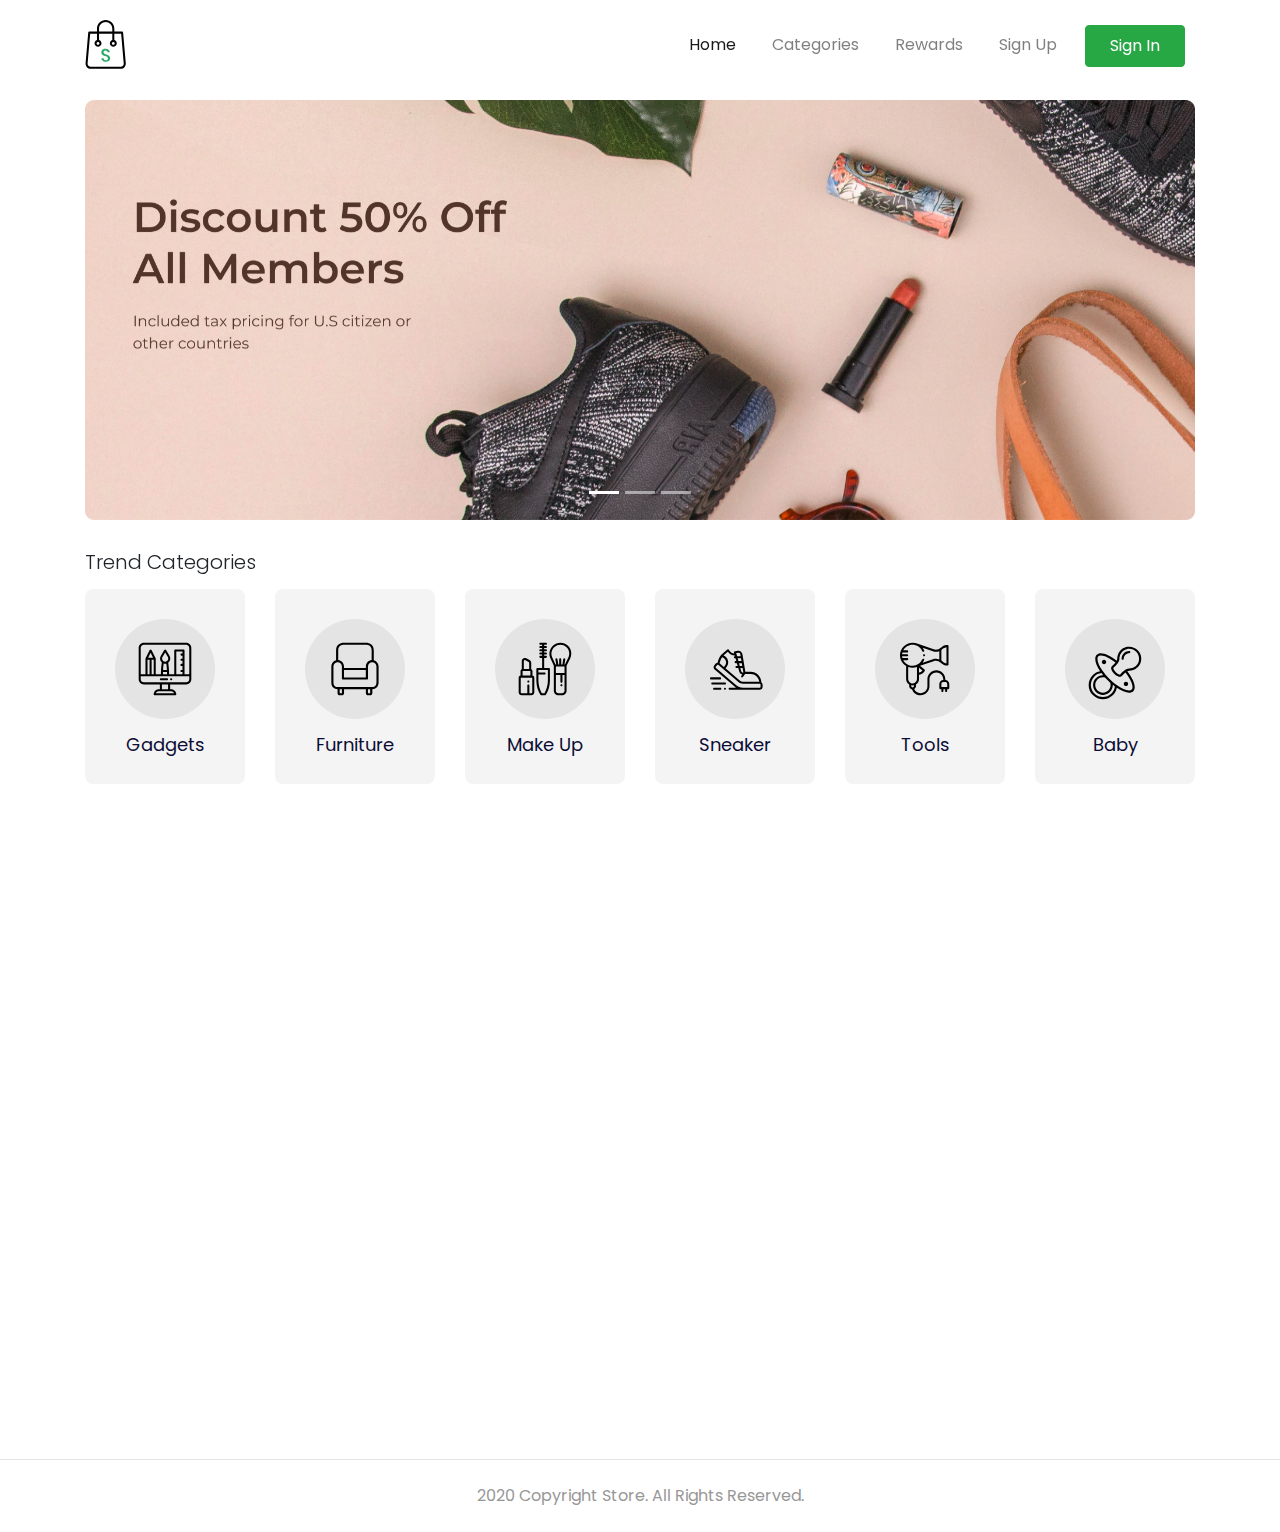
<file: index.html>
<!DOCTYPE html>
<html lang="en">
  <head>
    <meta charset="utf-8" />
    <meta
      name="viewport"
      content="width=device-width, initial-scale=1, shrink-to-fit=no"
    />
    <meta name="description" content="" />
    <meta name="author" content="" />
    <title>Store - Your Best Marketplace</title>
    <link
      rel="stylesheet"
      href="https://maxcdn.bootstrapcdn.com/bootstrap/4.0.0/css/bootstrap.min.css"
      integrity="sha384-Gn5384xqQ1aoWXA+058RXPxPg6fy4IWvTNh0E263XmFcJlSAwiGgFAW/dAiS6JXm"
      crossorigin="anonymous"
    />
    <link href="https://unpkg.com/aos@2.3.1/dist/aos.css" rel="stylesheet" />
    <link href="style/main.css" rel="stylesheet" />
  </head>

  <body>
    <nav
      class="
        navbar navbar-expand-lg navbar-light navbar-store
        fixed-top
        navbar-fixed-top
      "
      data-aos="fade-down"
    >
      <div class="container">
        <a href="" class="navbar-brand">
          <img src="/images/logo.svg" alt="logo" />
        </a>
        <button
          class="navbar-toggler"
          type="button"
          data-toggle="collapse"
          data-target="#navbarResponsive"
        >
          <span class="navbar-toggler-icon"></span>
        </button>
        <div class="collapse navbar-collapse" id="navbarResponsive">
          <ul class="navbar-nav ml-auto">
            <li class="nav-item active">
              <a href="/index.html" class="nav-link">Home</a>
            </li>
            <li class="nav-item">
              <a href="/categories.html" class="nav-link">Categories</a>
            </li>
            <li class="nav-item">
              <a href="#" class="nav-link">Rewards</a>
            </li>
            <li class="nav-item">
              <a href="/register.html" class="nav-link">Sign Up</a>
            </li>
            <li class="nav-item">
              <a
                href="/register.html"
                class="btn btn-success nav-link px-4 text-white"
                >Sign In</a
              >
            </li>
          </ul>
        </div>
      </div>
    </nav>

    <!-- Page Content -->
    <div class="page-content page-home">
      <section class="store-carousel">
        <div class="container">
          <div class="row">
            <div class="col-lg-12" data-aos="zoom-in">
              <div
                id="storeCarousel"
                class="carousel slide"
                data-ride="carousel"
              >
                <ol class="carousel-indicators">
                  <li
                    class="active"
                    data-target="#storeCarousel"
                    data-slide-to="0"
                  ></li>
                  <li data-target="#storeCarousel" data-slide-to="1"></li>
                  <li data-target="#storeCarousel" data-slide-to="2"></li>
                </ol>
                <div class="carousel-inner">
                  <div class="carousel-item active">
                    <img
                      src="/images/banner.jpg"
                      alt="Carousel Images"
                      class="d-block w-100"
                    />
                  </div>
                  <div class="carousel-item">
                    <img
                      src="/images/banner.jpg"
                      alt="Carousel Images"
                      class="d-block w-100"
                    />
                  </div>
                  <div class="carousel-item">
                    <img
                      src="/images/banner.jpg"
                      alt="Carousel Images"
                      class="d-block w-100"
                    />
                  </div>
                </div>
              </div>
            </div>
          </div>
        </div>
      </section>
      <section class="store-trend-categories">
        <div class="container">
          <div class="row">
            <div class="col-12" data-aos="fade-up">
              <h5>Trend Categories</h5>
            </div>
          </div>
          <div class="row">
            <div
              class="col-6 col-md-3 col-lg-2"
              data-aos="fade-up"
              data-aos-delay="100"
            >
              <a href="#" class="component-categories d-block">
                <div class="categories-image">
                  <img
                    src="/images/categories-gadgets.svg"
                    alt=""
                    class="w-100"
                  />
                </div>
                <p class="categories-text">Gadgets</p>
              </a>
            </div>
            <div
              class="col-6 col-md-3 col-lg-2"
              data-aos="fade-up"
              data-aos-delay="200"
            >
              <a href="#" class="component-categories d-block">
                <div class="categories-image">
                  <img
                    src="/images/categories-furniture.svg"
                    alt=""
                    class="w-100"
                  />
                </div>
                <p class="categories-text">Furniture</p>
              </a>
            </div>
            <div
              class="col-6 col-md-3 col-lg-2"
              data-aos="fade-up"
              data-aos-delay="300"
            >
              <a href="#" class="component-categories d-block">
                <div class="categories-image">
                  <img
                    src="/images/categories-makeup.svg"
                    alt=""
                    class="w-100"
                  />
                </div>
                <p class="categories-text">Make Up</p>
              </a>
            </div>
            <div
              class="col-6 col-md-3 col-lg-2"
              data-aos="fade-up"
              data-aos-delay="400"
            >
              <a href="#" class="component-categories d-block">
                <div class="categories-image">
                  <img
                    src="/images/categories-sneaker.svg"
                    alt=""
                    class="w-100"
                  />
                </div>
                <p class="categories-text">Sneaker</p>
              </a>
            </div>
            <div
              class="col-6 col-md-3 col-lg-2"
              data-aos="fade-up"
              data-aos-delay="500"
            >
              <a href="#" class="component-categories d-block">
                <div class="categories-image">
                  <img
                    src="/images/categories-tools.svg"
                    alt=""
                    class="w-100"
                  />
                </div>
                <p class="categories-text">Tools</p>
              </a>
            </div>
            <div
              class="col-6 col-md-3 col-lg-2"
              data-aos="fade-up"
              data-aos-delay="600"
            >
              <a href="#" class="component-categories d-block">
                <div class="categories-image">
                  <img src="/images/categories-baby.svg" alt="" class="w-100" />
                </div>
                <p class="categories-text">Baby</p>
              </a>
            </div>
          </div>
        </div>
      </section>
      <section class="store-new-products">
        <div class="container">
          <div class="row">
            <div class="col-12" data-aos="fade-up">
              <h5>New Products</h5>
            </div>
          </div>
          <div class="row">
            <div
              class="col-6 col-md-4 col-lg-3"
              data-aos="fade-up"
              data-aos-delay="100"
            >
              <a href="/details.html" class="component-products d-block">
                <div class="products-thumbnail">
                  <div
                    class="products-image"
                    style="
                      background-image: url('/images/products-apple-watch.jpg');
                    "
                  ></div>
                </div>
                <div class="products-text">Apple Watch 4</div>
                <div class="products-price">$890</div>
              </a>
            </div>
            <div
              class="col-6 col-md-4 col-lg-3"
              data-aos="fade-up"
              data-aos-delay="200"
            >
              <a href="/details.html" class="component-products d-block">
                <div class="products-thumbnail">
                  <div
                    class="products-image"
                    style="
                      background-image: url('/images/products-orange-bogotta.jpg');
                    "
                  ></div>
                </div>
                <div class="products-text">Orange Bogotta</div>
                <div class="products-price">$94,231</div>
              </a>
            </div>
            <div
              class="col-6 col-md-4 col-lg-3"
              data-aos="fade-up"
              data-aos-delay="300"
            >
              <a href="/details.html" class="component-products d-block">
                <div class="products-thumbnail">
                  <div
                    class="products-image"
                    style="
                      background-image: url('/images/products-sofa-ternyaman.jpg');
                    "
                  ></div>
                </div>
                <div class="products-text">Sofa Ternyaman</div>
                <div class="products-price">$1,202</div>
              </a>
            </div>
            <div
              class="col-6 col-md-4 col-lg-3"
              data-aos="fade-up"
              data-aos-delay="400"
            >
              <a href="/details.html" class="component-products d-block">
                <div class="products-thumbnail">
                  <div
                    class="products-image"
                    style="
                      background-image: url('/images/products-bubuk-maketti.jpg');
                    "
                  ></div>
                </div>
                <div class="products-text">Bubuk Maketti</div>
                <div class="products-price">$225</div>
              </a>
            </div>
            <div
              class="col-6 col-md-4 col-lg-3"
              data-aos="fade-up"
              data-aos-delay="500"
            >
              <a href="/details.html" class="component-products d-block">
                <div class="products-thumbnail">
                  <div
                    class="products-image"
                    style="
                      background-image: url('/images/products-tatakan-gelas.jpg');
                    "
                  ></div>
                </div>
                <div class="products-text">Tatakan Gelas</div>
                <div class="products-price">$23,121</div>
              </a>
            </div>
            <div
              class="col-6 col-md-4 col-lg-3"
              data-aos="fade-up"
              data-aos-delay="600"
            >
              <a href="/details.html" class="component-products d-block">
                <div class="products-thumbnail">
                  <div
                    class="products-image"
                    style="
                      background-image: url('/images/products-mavic-kawe.jpg');
                    "
                  ></div>
                </div>
                <div class="products-text">Mavic Kawe</div>
                <div class="products-price">$563</div>
              </a>
            </div>
            <div
              class="col-6 col-md-4 col-lg-3"
              data-aos="fade-up"
              data-aos-delay="700"
            >
              <a href="/details.html" class="component-products d-block">
                <div class="products-thumbnail">
                  <div
                    class="products-image"
                    style="
                      background-image: url('/images/products-black-edition-nike.jpg');
                    "
                  ></div>
                </div>
                <div class="products-text">Nike Black Edition</div>
                <div class="products-price">$12,332</div>
              </a>
            </div>
            <div
            class="col-6 col-md-4 col-lg-3"
            data-aos="fade-up"
            data-aos-delay="800"
          >
            <a href="/details.html" class="component-products d-block">
              <div class="products-thumbnail">
                <div
                  class="products-image"
                  style="
                    background-image: url('/images/products-monkey-toys.jpg');
                  "
                ></div>
              </div>
              <div class="products-text">Monkey Toys</div>
              <div class="products-price">$783</div>
            </a>
          </div>
          </div>
        </div>
      </section>
    </div>

    <footer>
      <div class="container">
        <div class="row">
          <div class="col-12 text-center">
            <p class="pt-4 pb-2">
              2020 Copyright Store. All Rights Reserved.
            </p>
          </div>
        </div>
      </div>
    </footer>

    <!-- Bootstrap core JavaScript -->
    <script
      src="https://code.jquery.com/jquery-3.2.1.slim.min.js"
      integrity="sha384-KJ3o2DKtIkvYIK3UENzmM7KCkRr/rE9/Qpg6aAZGJwFDMVNA/GpGFF93hXpG5KkN"
      crossorigin="anonymous"
    ></script>
    <script
      src="https://cdnjs.cloudflare.com/ajax/libs/popper.js/1.12.9/umd/popper.min.js"
      integrity="sha384-ApNbgh9B+Y1QKtv3Rn7W3mgPxhU9K/ScQsAP7hUibX39j7fakFPskvXusvfa0b4Q"
      crossorigin="anonymous"
    ></script>
    <script
      src="https://maxcdn.bootstrapcdn.com/bootstrap/4.0.0/js/bootstrap.min.js"
      integrity="sha384-JZR6Spejh4U02d8jOt6vLEHfe/JQGiRRSQQxSfFWpi1MquVdAyjUar5+76PVCmYl"
      crossorigin="anonymous"
    ></script>
    <script src="https://unpkg.com/aos@2.3.1/dist/aos.js"></script>
    <script>
      AOS.init();
    </script>
    <script src="/script/navbar-scroll.js"></script>
  </body>
</html>
</file>
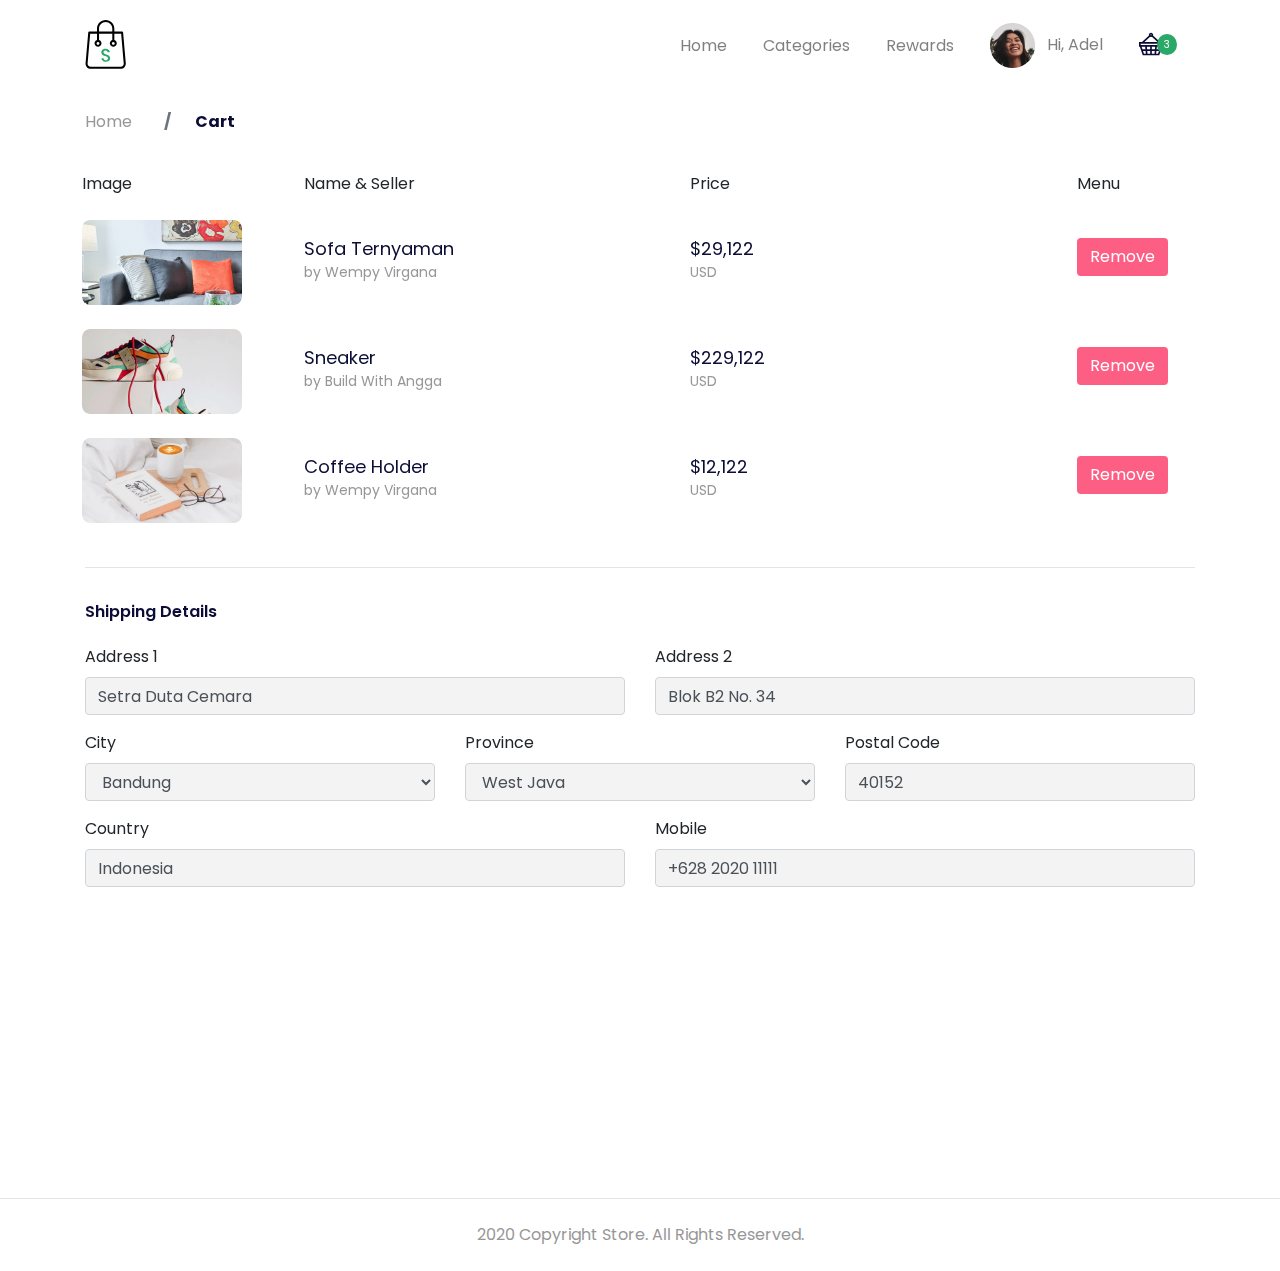
<file: cart.html>
<!DOCTYPE html>
<html lang="en">
  <head>
    <meta charset="utf-8" />
    <meta
      name="viewport"
      content="width=device-width, initial-scale=1, shrink-to-fit=no"
    />
    <meta name="description" content="" />
    <meta name="author" content="" />
    <title>Store - Your Best Marketplace</title>
    <link
      rel="stylesheet"
      href="https://maxcdn.bootstrapcdn.com/bootstrap/4.0.0/css/bootstrap.min.css"
      integrity="sha384-Gn5384xqQ1aoWXA+058RXPxPg6fy4IWvTNh0E263XmFcJlSAwiGgFAW/dAiS6JXm"
      crossorigin="anonymous"
    />
    <link href="https://unpkg.com/aos@2.3.1/dist/aos.css" rel="stylesheet" />
    <link href="style/main.css" rel="stylesheet" />
  </head>

  <body>
    <nav
      class="
        navbar navbar-expand-lg navbar-light navbar-store
        fixed-top
        navbar-fixed-top
      "
      data-aos="fade-down"
    >
      <div class="container">
        <a href="" class="navbar-brand">
          <img src="/images/logo.svg" alt="logo" />
        </a>
        <button
          class="navbar-toggler"
          type="button"
          data-toggle="collapse"
          data-target="#navbarResponsive"
        >
          <span class="navbar-toggler-icon"></span>
        </button>
        <div class="collapse navbar-collapse" id="navbarResponsive">
          <ul class="navbar-nav ml-auto">
            <li class="nav-item">
              <a href="/index.html" class="nav-link">Home</a>
            </li>
            <li class="nav-item">
              <a href="/categories.html" class="nav-link">Categories</a>
            </li>
            <li class="nav-item">
              <a href="#" class="nav-link">Rewards</a>
            </li>
          </ul>
          <!-- Desktop Menu -->
          <ul class="navbar-nav d-none d-lg-flex">
            <li class="nav-item dropdown">
              <a
                href="#"
                class="nav-link"
                id="navbarDropdown"
                role="button"
                data-toggle="dropdown"
              >
                <img
                  src="/images/icon-user.png"
                  class="rounded-cirlce mr-2 profile-picture"
                />
                Hi, Adel
              </a>
              <div class="dropdown-menu">
                <a href="/dashboard.html" class="dropdown-item">Dashboard</a>
                <a href="/dashboard-account.html" class="dropdown-item"
                  >Settings</a
                >
                <div class="dropdown-divider"></div>
                <a href="/" class="dropdown-item">Logout</a>
              </div>
            </li>
            <li class="nav-item">
              <a href="#" class="nav-link d-inline-block mt-2">
                <img src="/images/icon-cart-filled.svg" alt="" />
                <div class="card-badge">3</div>
              </a>
            </li>
          </ul>

          <!-- Mobile Menu -->
          <ul class="navbar-nav d-block d-lg-none">
            <li class="nav-item">
              <a href="" class="nav-link"> Hi, Adel </a>
            </li>
            <li class="nav-item">
              <a href="" class="nav-link d-inline-block">Cart</a>
            </li>
          </ul>
        </div>
      </div>
    </nav>

    <!-- Page Content -->
    <div class="page-content page-cart">
      <section
        class="store-breadcrumbs"
        data-aos="fade-down"
        data-aos-delay="100"
      >
        <div class="container">
          <div class="row">
            <div class="col-12">
              <nav>
                <ol class="breadcrumb">
                  <li class="breadcrumb-item">
                    <a href="/index.html">Home</a>
                  </li>
                  <li class="breadcrumb-item active">Cart</li>
                </ol>
              </nav>
            </div>
          </div>
        </div>
      </section>

      <section class="store-cart">
        <div class="container">
          <div class="row" data-aos="fade-up" data-aos-delay="100">
            <div class="col-12 table-responsive">
              <table class="table table-borderless table-cart">
                <thead>
                  <tr>
                    <td>Image</td>
                    <td>Name &amp; Seller</td>
                    <td>Price</td>
                    <td>Menu</td>
                  </tr>
                </thead>
                <tbody>
                  <tr>
                    <td style="width: 20%">
                      <img
                        src="/images/product-cart-1.jpg"
                        class="cart-image"
                      />
                    </td>
                    <td style="width: 35%">
                      <div class="product-title">Sofa Ternyaman</div>
                      <div class="product-subtitle">by Wempy Virgana</div>
                    </td>
                    <td style="width: 35%">
                      <div class="product-title">$29,122</div>
                      <div class="product-subtitle">USD</div>
                    </td>
                    <td style="width: 20%">
                      <a href="#" class="btn btn-remove-cart">Remove</a>
                    </td>
                  </tr>
                  <tr>
                    <td style="width: 20%">
                      <img
                        src="/images/product-cart-2.jpg"
                        class="cart-image"
                      />
                    </td>
                    <td style="width: 35%">
                      <div class="product-title">Sneaker</div>
                      <div class="product-subtitle">by Build With Angga</div>
                    </td>
                    <td style="width: 35%">
                      <div class="product-title">$229,122</div>
                      <div class="product-subtitle">USD</div>
                    </td>
                    <td style="width: 20%">
                      <a href="#" class="btn btn-remove-cart">Remove</a>
                    </td>
                  </tr>
                  <tr>
                    <td style="width: 20%">
                      <img
                        src="/images/product-cart-3.jpg"
                        class="cart-image"
                      />
                    </td>
                    <td style="width: 35%">
                      <div class="product-title">Coffee Holder</div>
                      <div class="product-subtitle">by Wempy Virgana</div>
                    </td>
                    <td style="width: 35%">
                      <div class="product-title">$12,122</div>
                      <div class="product-subtitle">USD</div>
                    </td>
                    <td style="width: 20%">
                      <a href="#" class="btn btn-remove-cart">Remove</a>
                    </td>
                  </tr>
                </tbody>
              </table>
            </div>
          </div>
          <div class="row" data-aos="fade-up" data-aos-delay="150">
            <div class="col-12">
              <hr />
            </div>
            <div class="col-12">
              <h2 class="mb-4">Shipping Details</h2>
            </div>
          </div>
          <div class="row mb-2" data-aos="fade-up" data-aos-delay="200">
            <div class="col-md-6">
              <div class="form-group">
                <label for="addressOne">Address 1</label>
                <input
                  type="text"
                  name=""
                  class="form-control"
                  id="addressOne"
                  name="addressOne"
                  value="Setra Duta Cemara"
                />
              </div>
            </div>
            <div class="col-md-6">
              <div class="form-group">
                <label for="addressTwo">Address 2</label>
                <input
                  type="text"
                  name=""
                  class="form-control"
                  id="addressTwo"
                  name="addressTwo"
                  value="Blok B2 No. 34"
                />
              </div>
            </div>
            <div class="col-md-4">
              <div class="form-group">
                <label for="city">City</label>
                <select name="city" id="city" class="form-control">
                  <option value="Bandung">Bandung</option>
                </select>
              </div>
            </div>
            <div class="col-md-4">
              <div class="form-group">
                <label for="Province">Province</label>
                <select name="province" id="province" class="form-control">
                  <option value="West Java">West Java</option>
                </select>
              </div>
            </div>
            <div class="col-md-4">
              <div class="form-group">
                <label for="postalCode">Postal Code</label>
                <input
                  type="text"
                  name=""
                  class="form-control"
                  id="postalCode"
                  name="postalCode"
                  value="40152"
                />
              </div>
            </div>
            <div class="col-md-6">
              <div class="form-group">
                <label for="country">Country</label>
                <input
                  type="text"
                  name=""
                  class="form-control"
                  id="country"
                  name="country"
                  value="Indonesia"
                />
              </div>
            </div>
            <div class="col-md-6">
              <div class="form-group">
                <label for="mobile">Mobile</label>
                <input
                  type="text"
                  name=""
                  class="form-control"
                  id="mobile"
                  name="mobile"
                  value="+628 2020 11111"
                />
              </div>
            </div>
          </div>
          <div class="row" data-aos="fade-up" data-aos-delay="150">
            <div class="col-12">
              <hr />
            </div>
            <div class="col-12">
              <h2 class="mb-1">Payment Informations</h2>
            </div>
          </div>
          <div class="row" data-aos="fade-up" data-aos-delay="200">
            <div class="col-4 col-md-2">
              <div class="product-title">$10</div>
              <div class="product-subtitle">Country Tax</div>
            </div>
            <div class="col-4 col-md-3">
              <div class="product-title">$280</div>
              <div class="product-subtitle">Product Insurance</div>
            </div>
            <div class="col-4 col-md-2">
              <div class="product-title">$580</div>
              <div class="product-subtitle">Ship to Jakarta</div>
            </div>
            <div class="col-4 col-md-2">
              <div class="product-title text-success">$392,409</div>
              <div class="product-subtitle">Total</div>
            </div>
            <div class="col-8 col-md-3">
              <a href="/success.html" class="btn btn-success mt-4 px-4 btn-block">Checkout Now</a>
            </div>
          </div>
        </div>
      </section>
    </div>

    <footer>
      <div class="container">
        <div class="row">
          <div class="col-12 text-center">
            <p class="pt-4 pb-2">2020 Copyright Store. All Rights Reserved.</p>
          </div>
        </div>
      </div>
    </footer>

    <!-- Bootstrap core JavaScript -->
   <script
    src="https://code.jquery.com/jquery-3.2.1.slim.min.js"
    integrity="sha384-KJ3o2DKtIkvYIK3UENzmM7KCkRr/rE9/Qpg6aAZGJwFDMVNA/GpGFF93hXpG5KkN"
    crossorigin="anonymous"
  ></script>
  <script
    src="https://cdnjs.cloudflare.com/ajax/libs/popper.js/1.12.9/umd/popper.min.js"
    integrity="sha384-ApNbgh9B+Y1QKtv3Rn7W3mgPxhU9K/ScQsAP7hUibX39j7fakFPskvXusvfa0b4Q"
    crossorigin="anonymous"
  ></script>
  <script
    src="https://maxcdn.bootstrapcdn.com/bootstrap/4.0.0/js/bootstrap.min.js"
    integrity="sha384-JZR6Spejh4U02d8jOt6vLEHfe/JQGiRRSQQxSfFWpi1MquVdAyjUar5+76PVCmYl"
    crossorigin="anonymous"
  ></script>
  <script src="https://unpkg.com/aos@2.3.1/dist/aos.js"></script>
  <script>
    AOS.init();
  </script>
  <script src="/script/navbar-scroll.js"></script>
  </body>
</html>
</file>
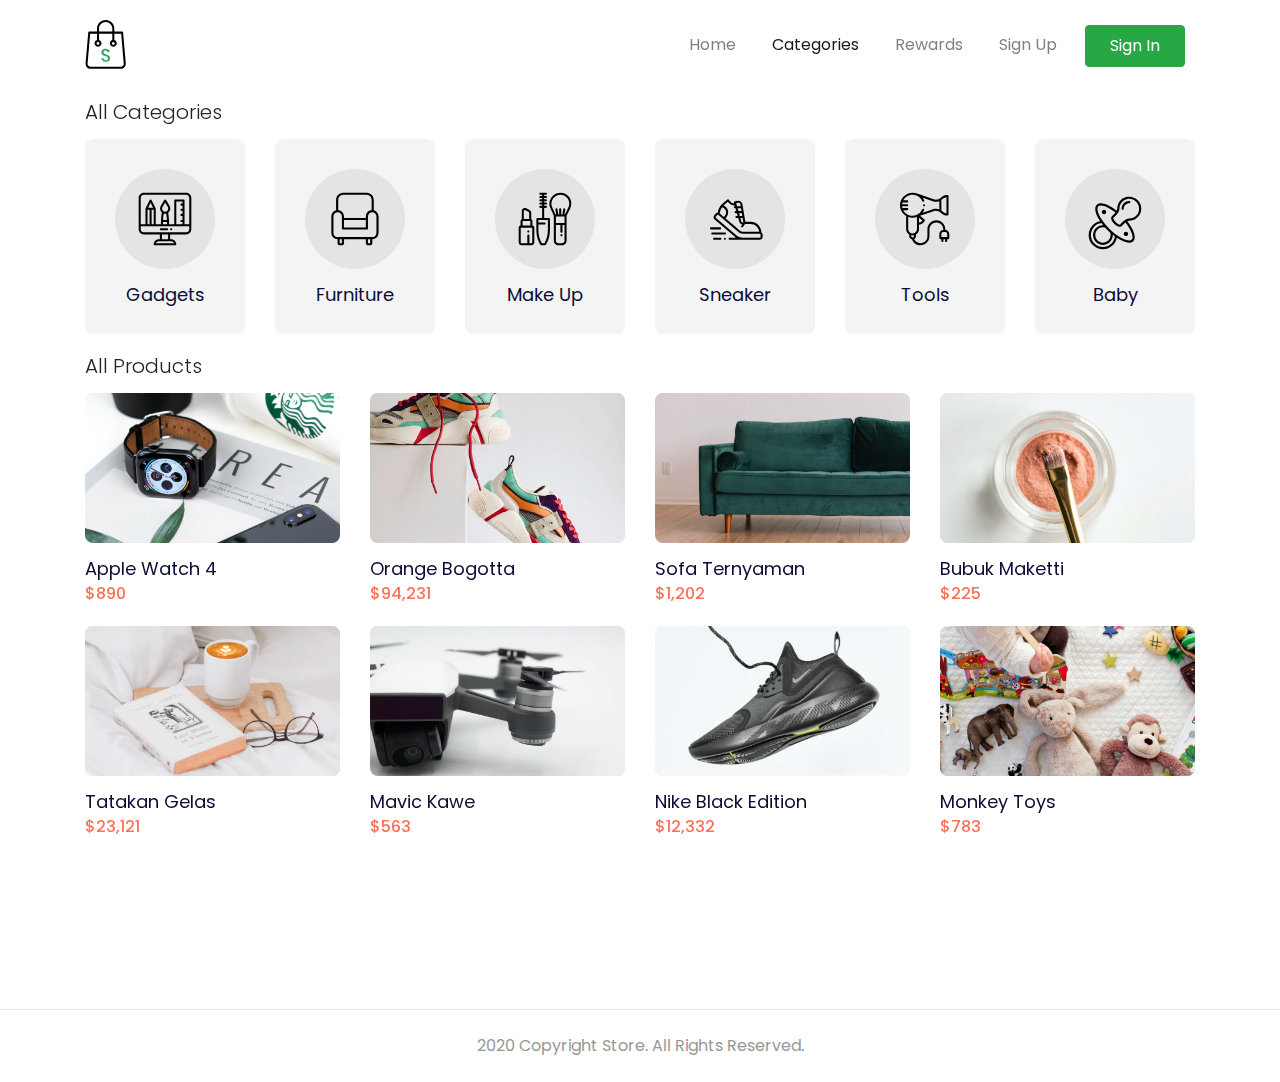
<file: categories.html>
<!DOCTYPE html>
<html lang="en">
  <head>
    <meta charset="utf-8" />
    <meta
      name="viewport"
      content="width=device-width, initial-scale=1, shrink-to-fit=no"
    />
    <meta name="description" content="" />
    <meta name="author" content="" />
    <title>Store - Your Best Marketplace</title>
    <link
      rel="stylesheet"
      href="https://maxcdn.bootstrapcdn.com/bootstrap/4.0.0/css/bootstrap.min.css"
      integrity="sha384-Gn5384xqQ1aoWXA+058RXPxPg6fy4IWvTNh0E263XmFcJlSAwiGgFAW/dAiS6JXm"
      crossorigin="anonymous"
    />
    <link href="https://unpkg.com/aos@2.3.1/dist/aos.css" rel="stylesheet" />
    <link href="style/main.css" rel="stylesheet" />
  </head>

  <body>
    <nav
      class="
        navbar navbar-expand-lg navbar-light navbar-store
        fixed-top
        navbar-fixed-top
      "
      data-aos="fade-down"
    >
      <div class="container">
        <a href="" class="navbar-brand">
          <img src="/images/logo.svg" alt="logo" />
        </a>
        <button
          class="navbar-toggler"
          type="button"
          data-toggle="collapse"
          data-target="#navbarResponsive"
        >
          <span class="navbar-toggler-icon"></span>
        </button>
        <div class="collapse navbar-collapse" id="navbarResponsive">
          <ul class="navbar-nav ml-auto">
            <li class="nav-item">
              <a href="/index.html" class="nav-link">Home</a>
            </li>
            <li class="nav-item active">
              <a href="/categories.html" class="nav-link">Categories</a>
            </li>
            <li class="nav-item">
              <a href="#" class="nav-link">Rewards</a>
            </li>
            <li class="nav-item">
              <a href="/register.html" class="nav-link">Sign Up</a>
            </li>
            <li class="nav-item">
              <a
                href="/register.html"
                class="btn btn-success nav-link px-4 text-white"
                >Sign In</a
              >
            </li>
          </ul>
        </div>
      </div>
    </nav>

    <!-- Page Content -->
    <div class="page-content page-home">
      <section class="store-trend-categories">
        <div class="container">
          <div class="row">
            <div class="col-12" data-aos="fade-up">
              <h5>All Categories</h5>
            </div>
          </div>
          <div class="row">
            <div
              class="col-6 col-md-3 col-lg-2"
              data-aos="fade-up"
              data-aos-delay="100"
            >
              <a href="#" class="component-categories d-block">
                <div class="categories-image">
                  <img
                    src="/images/categories-gadgets.svg"
                    alt=""
                    class="w-100"
                  />
                </div>
                <p class="categories-text">Gadgets</p>
              </a>
            </div>
            <div
              class="col-6 col-md-3 col-lg-2"
              data-aos="fade-up"
              data-aos-delay="200"
            >
              <a href="#" class="component-categories d-block">
                <div class="categories-image">
                  <img
                    src="/images/categories-furniture.svg"
                    alt=""
                    class="w-100"
                  />
                </div>
                <p class="categories-text">Furniture</p>
              </a>
            </div>
            <div
              class="col-6 col-md-3 col-lg-2"
              data-aos="fade-up"
              data-aos-delay="300"
            >
              <a href="#" class="component-categories d-block">
                <div class="categories-image">
                  <img
                    src="/images/categories-makeup.svg"
                    alt=""
                    class="w-100"
                  />
                </div>
                <p class="categories-text">Make Up</p>
              </a>
            </div>
            <div
              class="col-6 col-md-3 col-lg-2"
              data-aos="fade-up"
              data-aos-delay="400"
            >
              <a href="#" class="component-categories d-block">
                <div class="categories-image">
                  <img
                    src="/images/categories-sneaker.svg"
                    alt=""
                    class="w-100"
                  />
                </div>
                <p class="categories-text">Sneaker</p>
              </a>
            </div>
            <div
              class="col-6 col-md-3 col-lg-2"
              data-aos="fade-up"
              data-aos-delay="500"
            >
              <a href="#" class="component-categories d-block">
                <div class="categories-image">
                  <img
                    src="/images/categories-tools.svg"
                    alt=""
                    class="w-100"
                  />
                </div>
                <p class="categories-text">Tools</p>
              </a>
            </div>
            <div
              class="col-6 col-md-3 col-lg-2"
              data-aos="fade-up"
              data-aos-delay="600"
            >
              <a href="#" class="component-categories d-block">
                <div class="categories-image">
                  <img src="/images/categories-baby.svg" alt="" class="w-100" />
                </div>
                <p class="categories-text">Baby</p>
              </a>
            </div>
          </div>
        </div>
      </section>
      <section class="store-new-products">
        <div class="container">
          <div class="row">
            <div class="col-12" data-aos="fade-up">
              <h5>All Products</h5>
            </div>
          </div>
          <div class="row">
            <div
              class="col-6 col-md-4 col-lg-3"
              data-aos="fade-up"
              data-aos-delay="100"
            >
              <a href="/details.html" class="component-products d-block">
                <div class="products-thumbnail">
                  <div
                    class="products-image"
                    style="
                      background-image: url('/images/products-apple-watch.jpg');
                    "
                  ></div>
                </div>
                <div class="products-text">Apple Watch 4</div>
                <div class="products-price">$890</div>
              </a>
            </div>
            <div
              class="col-6 col-md-4 col-lg-3"
              data-aos="fade-up"
              data-aos-delay="200"
            >
              <a href="/details.html" class="component-products d-block">
                <div class="products-thumbnail">
                  <div
                    class="products-image"
                    style="
                      background-image: url('/images/products-orange-bogotta.jpg');
                    "
                  ></div>
                </div>
                <div class="products-text">Orange Bogotta</div>
                <div class="products-price">$94,231</div>
              </a>
            </div>
            <div
              class="col-6 col-md-4 col-lg-3"
              data-aos="fade-up"
              data-aos-delay="300"
            >
              <a href="/details.html" class="component-products d-block">
                <div class="products-thumbnail">
                  <div
                    class="products-image"
                    style="
                      background-image: url('/images/products-sofa-ternyaman.jpg');
                    "
                  ></div>
                </div>
                <div class="products-text">Sofa Ternyaman</div>
                <div class="products-price">$1,202</div>
              </a>
            </div>
            <div
              class="col-6 col-md-4 col-lg-3"
              data-aos="fade-up"
              data-aos-delay="400"
            >
              <a href="/details.html" class="component-products d-block">
                <div class="products-thumbnail">
                  <div
                    class="products-image"
                    style="
                      background-image: url('/images/products-bubuk-maketti.jpg');
                    "
                  ></div>
                </div>
                <div class="products-text">Bubuk Maketti</div>
                <div class="products-price">$225</div>
              </a>
            </div>
            <div
              class="col-6 col-md-4 col-lg-3"
              data-aos="fade-up"
              data-aos-delay="500"
            >
              <a href="/details.html" class="component-products d-block">
                <div class="products-thumbnail">
                  <div
                    class="products-image"
                    style="
                      background-image: url('/images/products-tatakan-gelas.jpg');
                    "
                  ></div>
                </div>
                <div class="products-text">Tatakan Gelas</div>
                <div class="products-price">$23,121</div>
              </a>
            </div>
            <div
              class="col-6 col-md-4 col-lg-3"
              data-aos="fade-up"
              data-aos-delay="600"
            >
              <a href="/details.html" class="component-products d-block">
                <div class="products-thumbnail">
                  <div
                    class="products-image"
                    style="
                      background-image: url('/images/products-mavic-kawe.jpg');
                    "
                  ></div>
                </div>
                <div class="products-text">Mavic Kawe</div>
                <div class="products-price">$563</div>
              </a>
            </div>
            <div
              class="col-6 col-md-4 col-lg-3"
              data-aos="fade-up"
              data-aos-delay="700"
            >
              <a href="/details.html" class="component-products d-block">
                <div class="products-thumbnail">
                  <div
                    class="products-image"
                    style="
                      background-image: url('/images/products-black-edition-nike.jpg');
                    "
                  ></div>
                </div>
                <div class="products-text">Nike Black Edition</div>
                <div class="products-price">$12,332</div>
              </a>
            </div>
            <div
              class="col-6 col-md-4 col-lg-3"
              data-aos="fade-up"
              data-aos-delay="800"
            >
              <a href="/details.html" class="component-products d-block">
                <div class="products-thumbnail">
                  <div
                    class="products-image"
                    style="
                      background-image: url('/images/products-monkey-toys.jpg');
                    "
                  ></div>
                </div>
                <div class="products-text">Monkey Toys</div>
                <div class="products-price">$783</div>
              </a>
            </div>
          </div>
        </div>
      </section>
    </div>

    <footer>
      <div class="container">
        <div class="row">
          <div class="col-12 text-center">
            <p class="pt-4 pb-2">2020 Copyright Store. All Rights Reserved.</p>
          </div>
        </div>
      </div>
    </footer>

    <!-- Bootstrap core JavaScript -->
    <script
      src="https://code.jquery.com/jquery-3.2.1.slim.min.js"
      integrity="sha384-KJ3o2DKtIkvYIK3UENzmM7KCkRr/rE9/Qpg6aAZGJwFDMVNA/GpGFF93hXpG5KkN"
      crossorigin="anonymous"
    ></script>
    <script
      src="https://cdnjs.cloudflare.com/ajax/libs/popper.js/1.12.9/umd/popper.min.js"
      integrity="sha384-ApNbgh9B+Y1QKtv3Rn7W3mgPxhU9K/ScQsAP7hUibX39j7fakFPskvXusvfa0b4Q"
      crossorigin="anonymous"
    ></script>
    <script
      src="https://maxcdn.bootstrapcdn.com/bootstrap/4.0.0/js/bootstrap.min.js"
      integrity="sha384-JZR6Spejh4U02d8jOt6vLEHfe/JQGiRRSQQxSfFWpi1MquVdAyjUar5+76PVCmYl"
      crossorigin="anonymous"
    ></script>
    <script src="https://unpkg.com/aos@2.3.1/dist/aos.js"></script>
    <script>
      AOS.init();
    </script>
    <script src="/script/navbar-scroll.js"></script>
  </body>
</html>
</file>
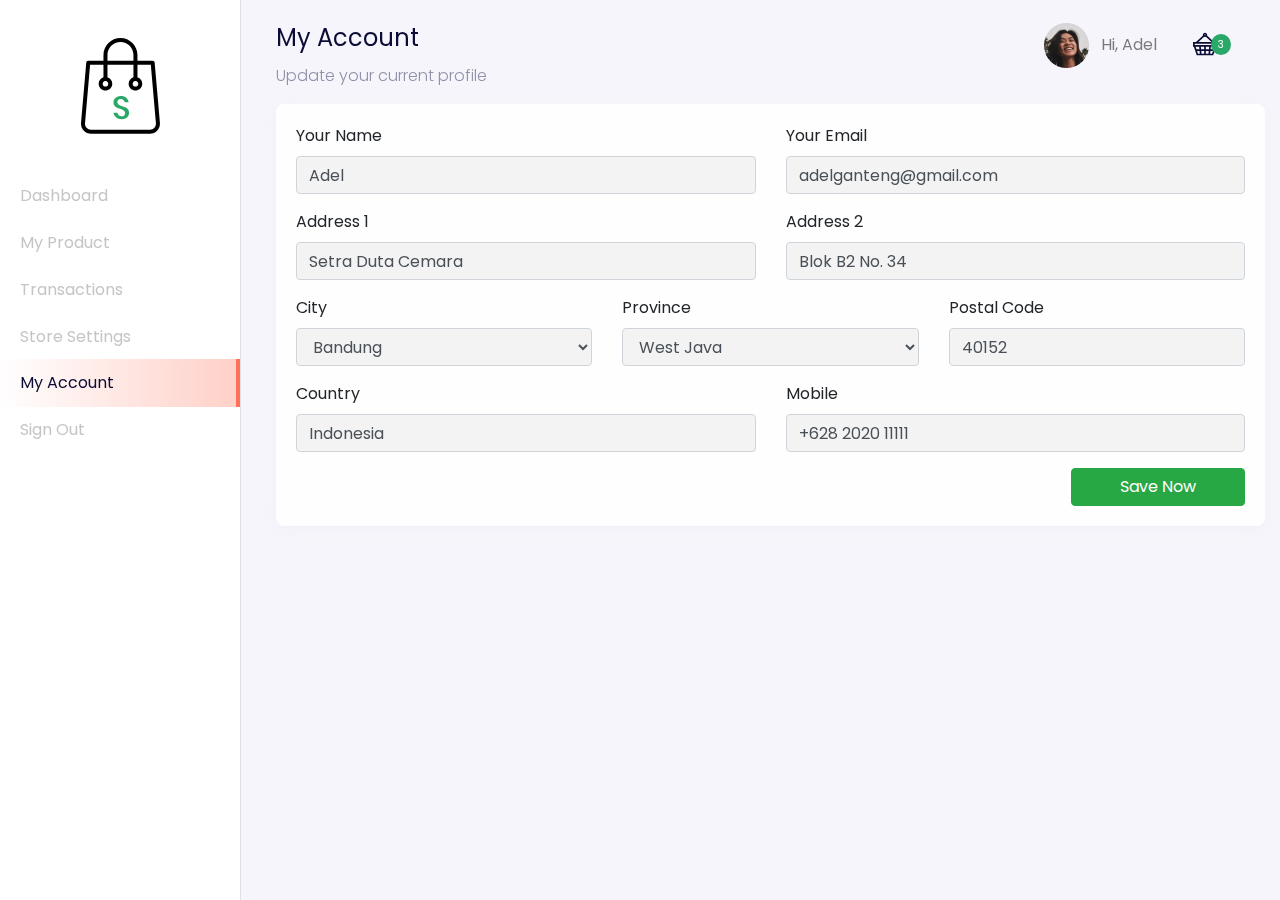
<file: dashboard-account.html>
<!DOCTYPE html>
<html lang="en">
  <head>
    <meta charset="utf-8" />
    <meta
      name="viewport"
      content="width=device-width, initial-scale=1, shrink-to-fit=no"
    />
    <meta name="description" content="" />
    <meta name="author" content="" />
    <title>Store - Your Best Marketplace</title>
    <link
      rel="stylesheet"
      href="https://maxcdn.bootstrapcdn.com/bootstrap/4.0.0/css/bootstrap.min.css"
      integrity="sha384-Gn5384xqQ1aoWXA+058RXPxPg6fy4IWvTNh0E263XmFcJlSAwiGgFAW/dAiS6JXm"
      crossorigin="anonymous"
    />
    <link href="https://unpkg.com/aos@2.3.1/dist/aos.css" rel="stylesheet" />
    <link href="style/main.css" rel="stylesheet" />
  </head>

  <body>
    <div class="page-dashboard">
      <div class="d-flex" id="wrapper" data-aos="fade-right">
        <!-- Sidebar -->
        <div class="border-right" id="sidebar-wrapper">
          <div class="sidebar-heading text-center">
            <img src="/images/dashboard-store-logo.svg" alt="" class="my-4" />
          </div>
          <div class="list-group list-group-flush">
            <a
              href="/dashboard.html"
              class="list-group-item list-group-item-action"
            >
              Dashboard
            </a>
            <a
              href="/dashboard-products.html"
              class="list-group-item list-group-item-action"
            >
              My Product
            </a>
            <a
              href="/dashboard-transactions.html"
              class="list-group-item list-group-item-action"
            >
              Transactions
            </a>
            <a
              href="/dashboard-settings.html"
              class="list-group-item list-group-item-action"
            >
              Store Settings
            </a>
            <a
              href="/dashboard-account.html"
              class="list-group-item list-group-item-action active"
            >
              My Account
            </a>
            <a
              href="/index.html"
              class="list-group-item list-group-item-action"
            >
              Sign Out
            </a>
          </div>
        </div>
        <!-- Page Content -->
        <div id="page-content-wrapper">
          <nav
            class="navbar navbar-expand-lg navbar-light navbar-store fixed-top"
            data-aos="fade-down"
          >
            <div class="container-fluid">
              <button
                class="btn btn-secondary d-md-none mr-auto mr-2"
                id="menu-toggle"
              >
                &laquo; Menu
              </button>
              <button
                class="navbar-toggler"
                type="button"
                data-toggle="collapse"
                data-target="#navbarSupportedContent"
              >
                <span class="navbar-toggler-icon"></span>
              </button>
              <div class="collapse navbar-collapse" id="navbarSupportedContent">
                <!-- Desktop Menu -->
                <ul class="navbar-nav d-none d-lg-flex ml-auto">
                  <li class="nav-item dropdown">
                    <a
                      href="#"
                      class="nav-link"
                      id="navbarDropdown"
                      role="button"
                      data-toggle="dropdown"
                    >
                      <img
                        src="/images/icon-user.png"
                        class="rounded-cirlce mr-2 profile-picture"
                      />
                      Hi, Adel
                    </a>
                    <div class="dropdown-menu">
                      <a href="/dashboard.html" class="dropdown-item"
                        >Dashboard</a
                      >
                      <a href="/dashboard-account.html" class="dropdown-item"
                        >Settings</a
                      >
                      <div class="dropdown-divider"></div>
                      <a href="/" class="dropdown-item">Logout</a>
                    </div>
                  </li>
                  <li class="nav-item">
                    <a href="#" class="nav-link d-inline-block mt-2">
                      <img src="/images/icon-cart-filled.svg" alt="" />
                      <div class="card-badge">3</div>
                    </a>
                  </li>
                </ul>

                <!-- Mobile Menu -->
                <ul class="navbar-nav d-block d-lg-none">
                  <li class="nav-item">
                    <a href="" class="nav-link"> Hi, Adel </a>
                  </li>
                  <li class="nav-item">
                    <a href="" class="nav-link d-inline-block">Cart</a>
                  </li>
                </ul>
              </div>
            </div>
          </nav>
          <!-- Section Content -->
          <div
            class="section-content section-dashboard-home"
            data-aos="fade-up"
          >
            <div class="container-fluid">
              <div class="dashboard-heading">
                <h2 class="dashboard-title">My Account</h2>
                <p class="dashboard-subtitle">Update your current profile</p>
              </div>
              <div class="dashboard-content">
                <div class="row">
                  <div class="col-12">
                    <form action="">
                      <div class="card">
                        <div class="card-body">
                          <div class="row" >
                            <div class="col-md-6">
                              <div class="form-group">
                                <label for="name">Your Name</label>
                                <input
                                  type="text"
                                  name="name"
                                  class="form-control"
                                  id="name"
                                  value="Adel"
                                />
                              </div>
                            </div>
                            <div class="col-md-6">
                              <div class="form-group">
                                <label for="email">Your Email</label>
                                <input
                                  type="email"
                                  class="form-control"
                                  id="email"
                                  name="email"
                                  value="adelganteng@gmail.com"
                                />
                              </div>
                            </div>
                            <div class="col-md-6">
                              <div class="form-group">
                                <label for="addressOne">Address 1</label>
                                <input
                                  type="text"
                                  name=""
                                  class="form-control"
                                  id="addressOne"
                                  name="addressOne"
                                  value="Setra Duta Cemara"
                                />
                              </div>
                            </div>
                            <div class="col-md-6">
                              <div class="form-group">
                                <label for="addressTwo">Address 2</label>
                                <input
                                  type="text"
                                  name=""
                                  class="form-control"
                                  id="addressTwo"
                                  name="addressTwo"
                                  value="Blok B2 No. 34"
                                />
                              </div>
                            </div>
                            <div class="col-md-4">
                              <div class="form-group">
                                <label for="city">City</label>
                                <select name="city" id="city" class="form-control">
                                  <option value="Bandung">Bandung</option>
                                </select>
                              </div>
                            </div>
                            <div class="col-md-4">
                              <div class="form-group">
                                <label for="Province">Province</label>
                                <select name="province" id="province" class="form-control">
                                  <option value="West Java">West Java</option>
                                </select>
                              </div>
                            </div>
                            <div class="col-md-4">
                              <div class="form-group">
                                <label for="postalCode">Postal Code</label>
                                <input
                                  type="text"
                                  name=""
                                  class="form-control"
                                  id="postalCode"
                                  name="postalCode"
                                  value="40152"
                                />
                              </div>
                            </div>
                            <div class="col-md-6">
                              <div class="form-group">
                                <label for="country">Country</label>
                                <input
                                  type="text"
                                  name=""
                                  class="form-control"
                                  id="country"
                                  name="country"
                                  value="Indonesia"
                                />
                              </div>
                            </div>
                            <div class="col-md-6">
                              <div class="form-group">
                                <label for="mobile">Mobile</label>
                                <input
                                  type="text"
                                  name=""
                                  class="form-control"
                                  id="mobile"
                                  name="mobile"
                                  value="+628 2020 11111"
                                />
                              </div>
                            </div>
                          </div>

                          <div class="row">
                            <div class="col text-right">
                              <button type="submit" class="btn btn-success px-5">Save Now</button>
                            </div>
                          </div>
                        </div>
                      </div>
                    </form>
                  </div>
                </div>
              </div>
            </div>
          </div>
        </div>
      </div>
    </div>

    <!-- Bootstrap core JavaScript -->
    <script
      src="https://code.jquery.com/jquery-3.2.1.slim.min.js"
      integrity="sha384-KJ3o2DKtIkvYIK3UENzmM7KCkRr/rE9/Qpg6aAZGJwFDMVNA/GpGFF93hXpG5KkN"
      crossorigin="anonymous"
    ></script>
    <script
      src="https://cdnjs.cloudflare.com/ajax/libs/popper.js/1.12.9/umd/popper.min.js"
      integrity="sha384-ApNbgh9B+Y1QKtv3Rn7W3mgPxhU9K/ScQsAP7hUibX39j7fakFPskvXusvfa0b4Q"
      crossorigin="anonymous"
    ></script>
    <script
      src="https://maxcdn.bootstrapcdn.com/bootstrap/4.0.0/js/bootstrap.min.js"
      integrity="sha384-JZR6Spejh4U02d8jOt6vLEHfe/JQGiRRSQQxSfFWpi1MquVdAyjUar5+76PVCmYl"
      crossorigin="anonymous"
    ></script>
    <script src="https://unpkg.com/aos@2.3.1/dist/aos.js"></script>
    <script>
      AOS.init();
    </script>
    <script>
      $("#menu-toggle").click(function (e) {
        e.preventDefault();
        $("#wrapper").toggleClass("toggled");
      });
    </script>
  </body>
</html>
</file>
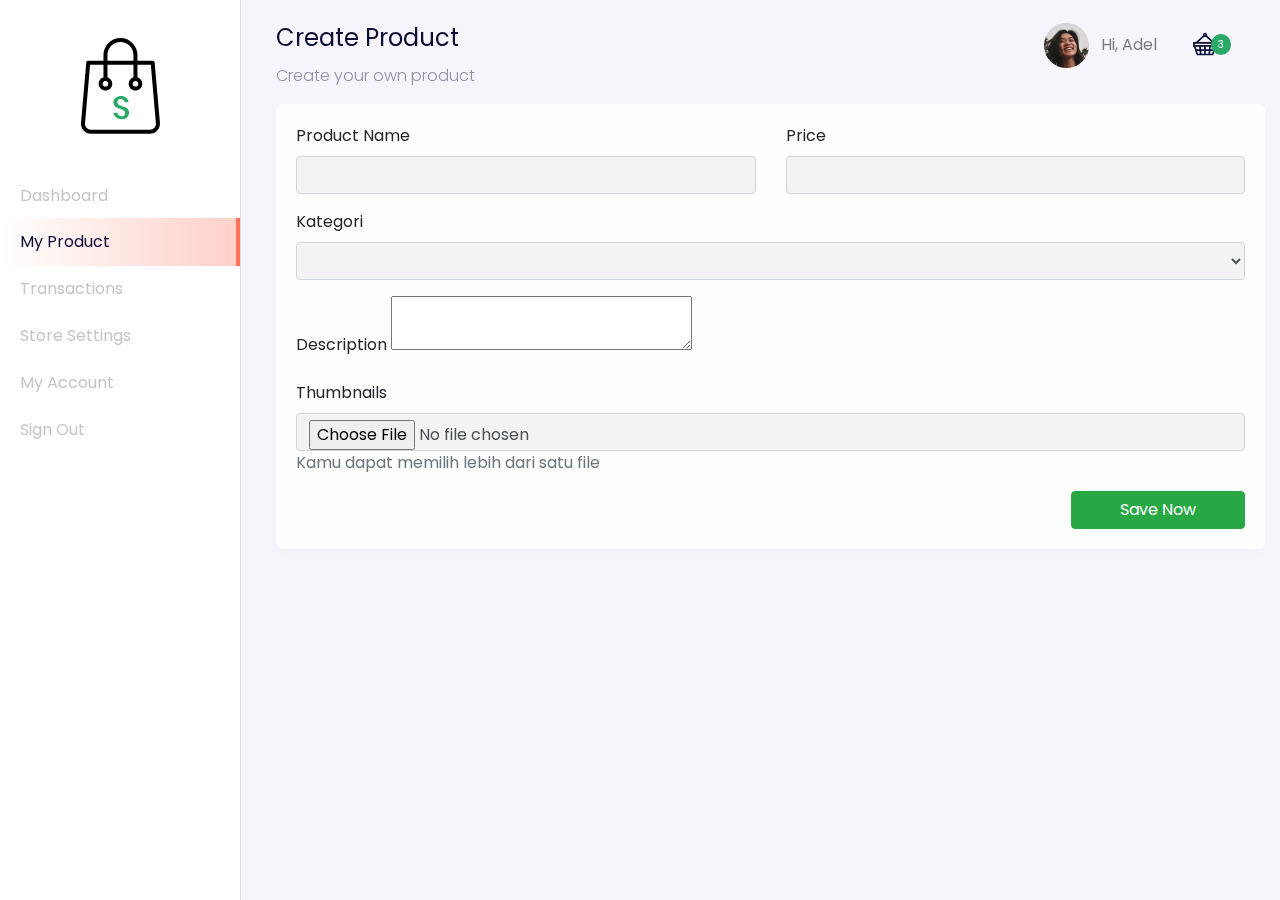
<file: dashboard-products-create.html>
<!DOCTYPE html>
<html lang="en">
  <head>
    <meta charset="utf-8" />
    <meta
      name="viewport"
      content="width=device-width, initial-scale=1, shrink-to-fit=no"
    />
    <meta name="description" content="" />
    <meta name="author" content="" />
    <title>Store - Your Best Marketplace</title>
    <link
      rel="stylesheet"
      href="https://maxcdn.bootstrapcdn.com/bootstrap/4.0.0/css/bootstrap.min.css"
      integrity="sha384-Gn5384xqQ1aoWXA+058RXPxPg6fy4IWvTNh0E263XmFcJlSAwiGgFAW/dAiS6JXm"
      crossorigin="anonymous"
    />
    <link href="https://unpkg.com/aos@2.3.1/dist/aos.css" rel="stylesheet" />
    <link href="style/main.css" rel="stylesheet" />
  </head>

  <body>
    <div class="page-dashboard">
      <div class="d-flex" id="wrapper" data-aos="fade-right">
        <!-- Sidebar -->
        <div class="border-right" id="sidebar-wrapper">
          <div class="sidebar-heading text-center">
            <img src="/images/dashboard-store-logo.svg" alt="" class="my-4" />
          </div>
          <div class="list-group list-group-flush">
            <a
              href="/dashboard.html"
              class="list-group-item list-group-item-action"
            >
              Dashboard
            </a>
            <a
              href="/dashboard-products.html"
              class="list-group-item list-group-item-action active"
            >
              My Product
            </a>
            <a
              href="/dashboard-transactions.html"
              class="list-group-item list-group-item-action"
            >
              Transactions
            </a>
            <a
              href="/dashboard-settings.html"
              class="list-group-item list-group-item-action"
            >
              Store Settings
            </a>
            <a
              href="/dashboard-account.html"
              class="list-group-item list-group-item-action"
            >
              My Account
            </a>
            <a
              href="/index.html"
              class="list-group-item list-group-item-action"
            >
              Sign Out
            </a>
          </div>
        </div>
        <!-- Page Content -->
        <div id="page-content-wrapper">
          <nav
            class="navbar navbar-expand-lg navbar-light navbar-store fixed-top"
            data-aos="fade-down"
          >
            <div class="container-fluid">
              <button
                class="btn btn-secondary d-md-none mr-auto mr-2"
                id="menu-toggle"
              >
                &laquo; Menu
              </button>
              <button
                class="navbar-toggler"
                type="button"
                data-toggle="collapse"
                data-target="#navbarSupportedContent"
              >
                <span class="navbar-toggler-icon"></span>
              </button>
              <div class="collapse navbar-collapse" id="navbarSupportedContent">
                <!-- Desktop Menu -->
                <ul class="navbar-nav d-none d-lg-flex ml-auto">
                  <li class="nav-item dropdown">
                    <a
                      href="#"
                      class="nav-link"
                      id="navbarDropdown"
                      role="button"
                      data-toggle="dropdown"
                    >
                      <img
                        src="/images/icon-user.png"
                        class="rounded-cirlce mr-2 profile-picture"
                      />
                      Hi, Adel
                    </a>
                    <div class="dropdown-menu">
                      <a href="/dashboard.html" class="dropdown-item"
                        >Dashboard</a
                      >
                      <a href="/dashboard-account.html" class="dropdown-item"
                        >Settings</a
                      >
                      <div class="dropdown-divider"></div>
                      <a href="/" class="dropdown-item">Logout</a>
                    </div>
                  </li>
                  <li class="nav-item">
                    <a href="#" class="nav-link d-inline-block mt-2">
                      <img src="/images/icon-cart-filled.svg" alt="" />
                      <div class="card-badge">3</div>
                    </a>
                  </li>
                </ul>

                <!-- Mobile Menu -->
                <ul class="navbar-nav d-block d-lg-none">
                  <li class="nav-item">
                    <a href="" class="nav-link"> Hi, Adel </a>
                  </li>
                  <li class="nav-item">
                    <a href="" class="nav-link d-inline-block">Cart</a>
                  </li>
                </ul>
              </div>
            </div>
          </nav>
          <!-- Section Content -->
          <div
            class="section-content section-dashboard-home"
            data-aos="fade-up"
          >
            <div class="container-fluid">
              <div class="dashboard-heading">
                <h2 class="dashboard-title">Create Product</h2>
                <p class="dashboard-subtitle">Create your own product</p>
              </div>
              <div class="dashboard-content">
                <div class="row">
                  <div class="col-12">
                    <form action="">
                      <div class="card">
                        <div class="card-body">
                          <div class="row">
                            <div class="col-md-6">
                              <div class="form-group">
                                <label>Product Name</label>
                                <input type="text" class="form-control" />
                              </div>
                            </div>
                            <div class="col-md-6">
                              <div class="form-group">
                                <label>Price</label>
                                <input type="number" class="form-control" />
                              </div>
                            </div>
                            <div class="col-md-12">
                              <div class="form-group">
                                <label>Kategori</label>
                                <select name="category" class="form-control">
                                  <option value="" disabled>
                                    Select Category
                                  </option>
                                </select>
                              </div>
                            </div>
                            <div class="col-md-12">
                              <div class="form-group">
                                <label>Description</label>
                               <textarea name="editor"></textarea>
                              </div>
                            </div>
                            <div class="col-md-12">
                              <div class="form-group">
                                <label>Thumbnails</label>
                                <input type="file" class="form-control" />
                                <p class="text-muted">
                                  Kamu dapat memilih lebih dari satu file
                                </p>
                              </div>
                            </div>
                          </div>
                          <div class="row">
                            <div class="col text-right">
                              <button
                                type="submit"
                                class="btn btn-success px-5"
                              >
                                Save Now
                              </button>
                            </div>
                          </div>
                        </div>
                      </div>
                    </form>
                  </div>
                </div>
              </div>
            </div>
          </div>
        </div>
      </div>
    </div>

    <!-- Bootstrap core JavaScript -->
    <script
      src="https://code.jquery.com/jquery-3.2.1.slim.min.js"
      integrity="sha384-KJ3o2DKtIkvYIK3UENzmM7KCkRr/rE9/Qpg6aAZGJwFDMVNA/GpGFF93hXpG5KkN"
      crossorigin="anonymous"
    ></script>
    <script
      src="https://cdnjs.cloudflare.com/ajax/libs/popper.js/1.12.9/umd/popper.min.js"
      integrity="sha384-ApNbgh9B+Y1QKtv3Rn7W3mgPxhU9K/ScQsAP7hUibX39j7fakFPskvXusvfa0b4Q"
      crossorigin="anonymous"
    ></script>
    <script
      src="https://maxcdn.bootstrapcdn.com/bootstrap/4.0.0/js/bootstrap.min.js"
      integrity="sha384-JZR6Spejh4U02d8jOt6vLEHfe/JQGiRRSQQxSfFWpi1MquVdAyjUar5+76PVCmYl"
      crossorigin="anonymous"
    ></script>
    <script src="https://unpkg.com/aos@2.3.1/dist/aos.js"></script>
    <script>
      AOS.init();
    </script>
    <script>
      $("#menu-toggle").click(function (e) {
        e.preventDefault();
        $("#wrapper").toggleClass("toggled");
      });
    </script>
    <script src="https://cdn.ckeditor.com/4.16.2/standard/ckeditor.js"></script>
    <script>
      CKEDITOR.replace("editor");
    </script>
  </body>
</html>
</file>
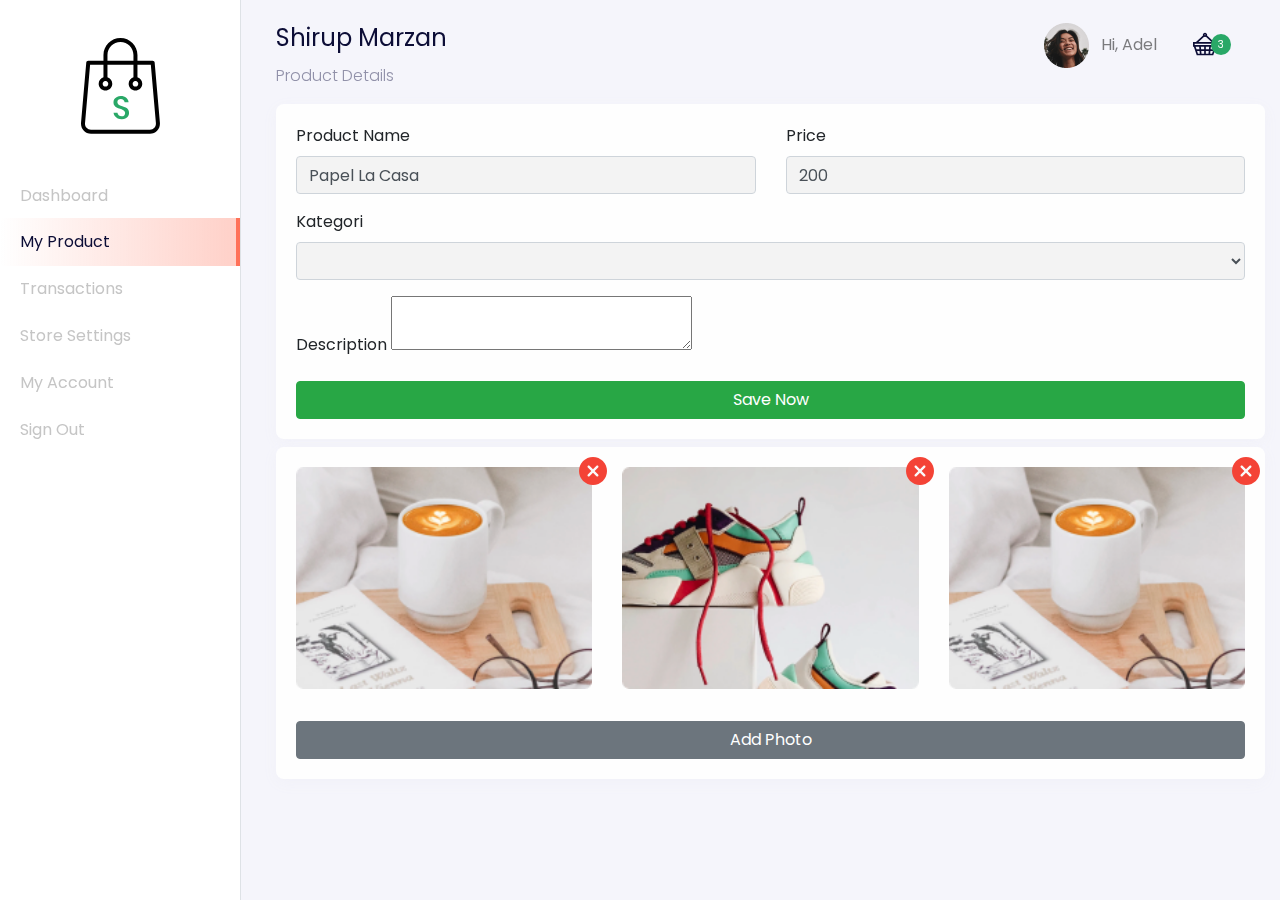
<file: dashboard-products-details.html>
<!DOCTYPE html>
<html lang="en">
  <head>
    <meta charset="utf-8" />
    <meta
      name="viewport"
      content="width=device-width, initial-scale=1, shrink-to-fit=no"
    />
    <meta name="description" content="" />
    <meta name="author" content="" />
    <title>Store - Your Best Marketplace</title>
    <link
      rel="stylesheet"
      href="https://maxcdn.bootstrapcdn.com/bootstrap/4.0.0/css/bootstrap.min.css"
      integrity="sha384-Gn5384xqQ1aoWXA+058RXPxPg6fy4IWvTNh0E263XmFcJlSAwiGgFAW/dAiS6JXm"
      crossorigin="anonymous"
    />
    <link href="https://unpkg.com/aos@2.3.1/dist/aos.css" rel="stylesheet" />
    <link href="style/main.css" rel="stylesheet" />
  </head>

  <body>
    <div class="page-dashboard">
      <div class="d-flex" id="wrapper" data-aos="fade-right">
        <!-- Sidebar -->
        <div class="border-right" id="sidebar-wrapper">
          <div class="sidebar-heading text-center">
            <img src="/images/dashboard-store-logo.svg" alt="" class="my-4" />
          </div>
          <div class="list-group list-group-flush">
            <a
              href="/dashboard.html"
              class="list-group-item list-group-item-action"
            >
              Dashboard
            </a>
            <a
              href="/dashboard-products.html"
              class="list-group-item list-group-item-action active"
            >
              My Product
            </a>
            <a
              href="/dashboard-transactions.html"
              class="list-group-item list-group-item-action"
            >
              Transactions
            </a>
            <a
              href="/dashboard-settings.html"
              class="list-group-item list-group-item-action"
            >
              Store Settings
            </a>
            <a
              href="/dashboard-account.html"
              class="list-group-item list-group-item-action"
            >
              My Account
            </a>
            <a
              href="/index.html"
              class="list-group-item list-group-item-action"
            >
              Sign Out
            </a>
          </div>
        </div>
        <!-- Page Content -->
        <div id="page-content-wrapper">
          <nav
            class="navbar navbar-expand-lg navbar-light navbar-store fixed-top"
            data-aos="fade-down"
          >
            <div class="container-fluid">
              <button
                class="btn btn-secondary d-md-none mr-auto mr-2"
                id="menu-toggle"
              >
                &laquo; Menu
              </button>
              <button
                class="navbar-toggler"
                type="button"
                data-toggle="collapse"
                data-target="#navbarSupportedContent"
              >
                <span class="navbar-toggler-icon"></span>
              </button>
              <div class="collapse navbar-collapse" id="navbarSupportedContent">
                <!-- Desktop Menu -->
                <ul class="navbar-nav d-none d-lg-flex ml-auto">
                  <li class="nav-item dropdown">
                    <a
                      href="#"
                      class="nav-link"
                      id="navbarDropdown"
                      role="button"
                      data-toggle="dropdown"
                    >
                      <img
                        src="/images/icon-user.png"
                        class="rounded-cirlce mr-2 profile-picture"
                      />
                      Hi, Adel
                    </a>
                    <div class="dropdown-menu">
                      <a href="/dashboard.html" class="dropdown-item"
                        >Dashboard</a
                      >
                      <a href="/dashboard-account.html" class="dropdown-item"
                        >Settings</a
                      >
                      <div class="dropdown-divider"></div>
                      <a href="/" class="dropdown-item">Logout</a>
                    </div>
                  </li>
                  <li class="nav-item">
                    <a href="#" class="nav-link d-inline-block mt-2">
                      <img src="/images/icon-cart-filled.svg" alt="" />
                      <div class="card-badge">3</div>
                    </a>
                  </li>
                </ul>

                <!-- Mobile Menu -->
                <ul class="navbar-nav d-block d-lg-none">
                  <li class="nav-item">
                    <a href="" class="nav-link"> Hi, Adel </a>
                  </li>
                  <li class="nav-item">
                    <a href="" class="nav-link d-inline-block">Cart</a>
                  </li>
                </ul>
              </div>
            </div>
          </nav>
          <!-- Section Content -->
          <div
            class="section-content section-dashboard-home"
            data-aos="fade-up"
          >
            <div class="container-fluid">
              <div class="dashboard-heading">
                <h2 class="dashboard-title">Shirup Marzan</h2>
                <p class="dashboard-subtitle">Product Details</p>
              </div>
              <div class="dashboard-content">
                <div class="row">
                  <div class="col-12">
                    <form action="">
                      <div class="card">
                        <div class="card-body">
                          <div class="row">
                            <div class="col-md-6">
                              <div class="form-group">
                                <label>Product Name</label>
                                <input
                                  type="text"
                                  class="form-control"
                                  value="Papel La Casa"
                                />
                              </div>
                            </div>
                            <div class="col-md-6">
                              <div class="form-group">
                                <label>Price</label>
                                <input
                                  type="number"
                                  class="form-control"
                                  value="200"
                                />
                              </div>
                            </div>
                            <div class="col-md-12">
                              <div class="form-group">
                                <label>Kategori</label>
                                <select name="category" class="form-control">
                                  <option value="" disabled>
                                    Select Category
                                  </option>
                                </select>
                              </div>
                            </div>
                            <div class="col-md-12">
                              <div class="form-group">
                                <label>Description</label>
                                <textarea name="editor"></textarea>
                              </div>
                            </div>
                          </div>
                          <div class="row">
                            <div class="col text-right">
                              <button
                                type="submit"
                                class="btn btn-success px-5 btn-block"
                              >
                                Save Now
                              </button>
                            </div>
                          </div>
                        </div>
                      </div>
                    </form>
                  </div>
                </div>
                <div class="row mt-2">
                  <div class="col-12">
                    <div class="card">
                      <div class="card-body">
                        <div class="row">
                          <div class="col-md-4">
                            <div class="gallery-container mb-3">
                              <img
                                src="/images/product-card-1.png"
                                alt=""
                                class="w-100"
                              />
                              <a href="#" class="delete-gallery">
                                <img src="/images/icon-delete.svg" alt="" />
                              </a>
                            </div>
                          </div>
                          <div class="col-md-4">
                            <div class="gallery-container mb-3">
                              <img
                                src="/images/product-card-2.png"
                                alt=""
                                class="w-100"
                              />
                              <a href="#" class="delete-gallery">
                                <img src="/images/icon-delete.svg" alt="" />
                              </a>
                            </div>
                          </div>
                          <div class="col-md-4">
                            <div class="gallery-container mb-3">
                              <img
                                src="/images/product-card-3.png"
                                alt=""
                                class="w-100"
                              />
                              <a href="#" class="delete-gallery">
                                <img src="/images/icon-delete.svg" alt="" />
                              </a>
                            </div>
                          </div>
                          <div class="col-12">
                            <input
                              type="file"
                              id="file"
                              style="display: none"
                              multiple
                            />
                            <button
                              class="btn btn-secondary btn-block mt-3"
                              onclick="thisFileUpload()"
                            >
                              Add Photo
                            </button>
                          </div>
                        </div>
                      </div>
                    </div>
                  </div>
                </div>
              </div>
            </div>
          </div>
        </div>
      </div>
    </div>

    <!-- Bootstrap core JavaScript -->
    <script
      src="https://code.jquery.com/jquery-3.2.1.slim.min.js"
      integrity="sha384-KJ3o2DKtIkvYIK3UENzmM7KCkRr/rE9/Qpg6aAZGJwFDMVNA/GpGFF93hXpG5KkN"
      crossorigin="anonymous"
    ></script>
    <script
      src="https://cdnjs.cloudflare.com/ajax/libs/popper.js/1.12.9/umd/popper.min.js"
      integrity="sha384-ApNbgh9B+Y1QKtv3Rn7W3mgPxhU9K/ScQsAP7hUibX39j7fakFPskvXusvfa0b4Q"
      crossorigin="anonymous"
    ></script>
    <script
      src="https://maxcdn.bootstrapcdn.com/bootstrap/4.0.0/js/bootstrap.min.js"
      integrity="sha384-JZR6Spejh4U02d8jOt6vLEHfe/JQGiRRSQQxSfFWpi1MquVdAyjUar5+76PVCmYl"
      crossorigin="anonymous"
    ></script>
    <script src="https://unpkg.com/aos@2.3.1/dist/aos.js"></script>
    <script>
      AOS.init();
    </script>
    <script>
      $("#menu-toggle").click(function (e) {
        e.preventDefault();
        $("#wrapper").toggleClass("toggled");
      });
    </script>
    <script src="https://cdn.ckeditor.com/4.16.2/standard/ckeditor.js"></script>
    <script>
      function thisFileUpload() {
        document.getElementById("file").click();
      }
    </script>
    <script>
      CKEDITOR.replace("editor");
    </script>
  </body>
</html>
</file>
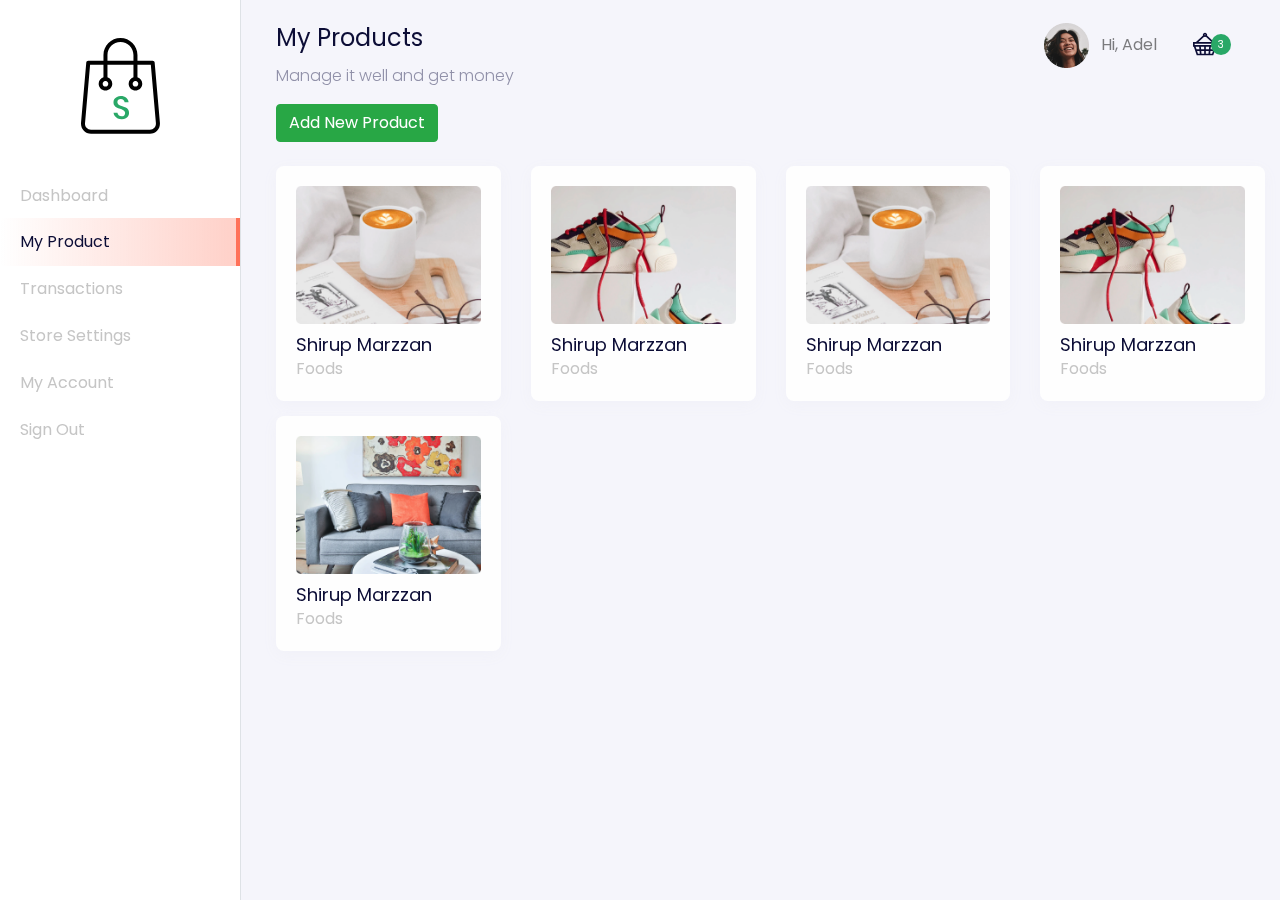
<file: dashboard-products.html>
<!DOCTYPE html>
<html lang="en">
  <head>
    <meta charset="utf-8" />
    <meta
      name="viewport"
      content="width=device-width, initial-scale=1, shrink-to-fit=no"
    />
    <meta name="description" content="" />
    <meta name="author" content="" />
    <title>Store - Your Best Marketplace</title>
    <link
      rel="stylesheet"
      href="https://maxcdn.bootstrapcdn.com/bootstrap/4.0.0/css/bootstrap.min.css"
      integrity="sha384-Gn5384xqQ1aoWXA+058RXPxPg6fy4IWvTNh0E263XmFcJlSAwiGgFAW/dAiS6JXm"
      crossorigin="anonymous"
    />
    <link href="https://unpkg.com/aos@2.3.1/dist/aos.css" rel="stylesheet" />
    <link href="style/main.css" rel="stylesheet" />
  </head>

  <body>
    <div class="page-dashboard">
      <div class="d-flex" id="wrapper" data-aos="fade-right">
        <!-- Sidebar -->
        <div class="border-right" id="sidebar-wrapper">
          <div class="sidebar-heading text-center">
            <img src="/images/dashboard-store-logo.svg" alt="" class="my-4" />
          </div>
          <div class="list-group list-group-flush">
            <a
              href="/dashboard.html"
              class="list-group-item list-group-item-action"
            >
              Dashboard
            </a>
            <a
              href="/dashboard-productss.html"
              class="list-group-item list-group-item-action active"
            >
              My Product
            </a>
            <a
              href="/dashboard-transactions.html"
              class="list-group-item list-group-item-action"
            >
              Transactions
            </a>
            <a
              href="/dashboard-settings.html"
              class="list-group-item list-group-item-action"
            >
              Store Settings
            </a>
            <a
              href="/dashboard-account.html"
              class="list-group-item list-group-item-action"
            >
              My Account
            </a>
            <a
              href="/index.html"
              class="list-group-item list-group-item-action"
            >
              Sign Out
            </a>
          </div>
        </div>
        <!-- Page Content -->
        <div id="page-content-wrapper">
          <nav
            class="navbar navbar-expand-lg navbar-light navbar-store fixed-top"
            data-aos="fade-down"
          >
            <div class="container-fluid">
              <button
                class="btn btn-secondary d-md-none mr-auto mr-2"
                id="menu-toggle"
              >
                &laquo; Menu
              </button>
              <button
                class="navbar-toggler"
                type="button"
                data-toggle="collapse"
                data-target="#navbarSupportedContent"
              >
                <span class="navbar-toggler-icon"></span>
              </button>
              <div class="collapse navbar-collapse" id="navbarSupportedContent">
                <!-- Desktop Menu -->
                <ul class="navbar-nav d-none d-lg-flex ml-auto">
                  <li class="nav-item dropdown">
                    <a
                      href="#"
                      class="nav-link"
                      id="navbarDropdown"
                      role="button"
                      data-toggle="dropdown"
                    >
                      <img
                        src="/images/icon-user.png"
                        class="rounded-cirlce mr-2 profile-picture"
                      />
                      Hi, Adel
                    </a>
                    <div class="dropdown-menu">
                      <a href="/dashboard.html" class="dropdown-item"
                        >Dashboard</a
                      >
                      <a href="/dashboard-account.html" class="dropdown-item"
                        >Settings</a
                      >
                      <div class="dropdown-divider"></div>
                      <a href="/" class="dropdown-item">Logout</a>
                    </div>
                  </li>
                  <li class="nav-item">
                    <a href="#" class="nav-link d-inline-block mt-2">
                      <img src="/images/icon-cart-filled.svg" alt="" />
                      <div class="card-badge">3</div>
                    </a>
                  </li>
                </ul>

                <!-- Mobile Menu -->
                <ul class="navbar-nav d-block d-lg-none">
                  <li class="nav-item">
                    <a href="" class="nav-link"> Hi, Adel </a>
                  </li>
                  <li class="nav-item">
                    <a href="" class="nav-link d-inline-block">Cart</a>
                  </li>
                </ul>
              </div>
            </div>
          </nav>
          <!-- Section Content -->
          <div
            class="section-content section-dashboard-home"
            data-aos="fade-up"
          >
            <div class="container-fluid">
              <div class="dashboard-heading">
                <h2 class="dashboard-title">My Products</h2>
                <p class="dashboard-subtitle">Manage it well and get money</p>
              </div>
              <div class="dashboard-content">
                <div class="row">
                  <div class="col-12">
                    <a
                      href="/dashboard-products-create.html"
                      class="btn btn-success"
                      >Add New Product</a
                    >
                  </div>
                </div>
                <div class="row mt-4">
                  <div class="col-12 col-sm-6 col-md-4 col-lg-3">
                    <a
                      href="/dashboard-products-details.html"
                      class="card card-dashboard-product d-block"
                    >
                      <div class="card-body">
                        <img
                          src="/images/product-card-1.png"
                          alt=""
                          class="w-100 mb-2"
                        />
                        <div class="product-title">Shirup Marzzan</div>
                        <div class="product-category">Foods</div>
                      </div>
                    </a>
                  </div>
                  <div class="col-12 col-sm-6 col-md-4 col-lg-3">
                    <a
                      href="/dashboard-products-details.html"
                      class="card card-dashboard-product d-block"
                    >
                      <div class="card-body">
                        <img
                          src="/images/product-card-2.png"
                          alt=""
                          class="w-100 mb-2"
                        />
                        <div class="product-title">Shirup Marzzan</div>
                        <div class="product-category">Foods</div>
                      </div>
                    </a>
                  </div>
                  <div class="col-12 col-sm-6 col-md-4 col-lg-3">
                    <a
                      href="/dashboard-products-details.html"
                      class="card card-dashboard-product d-block"
                    >
                      <div class="card-body">
                        <img
                          src="/images/product-card-3.png"
                          alt=""
                          class="w-100 mb-2"
                        />
                        <div class="product-title">Shirup Marzzan</div>
                        <div class="product-category">Foods</div>
                      </div>
                    </a>
                  </div>
                  <div class="col-12 col-sm-6 col-md-4 col-lg-3">
                    <a
                      href="/dashboard-products-details.html"
                      class="card card-dashboard-product d-block"
                    >
                      <div class="card-body">
                        <img
                          src="/images/product-card-4.png"
                          alt=""
                          class="w-100 mb-2"
                        />
                        <div class="product-title">Shirup Marzzan</div>
                        <div class="product-category">Foods</div>
                      </div>
                    </a>
                  </div>
                  <div class="col-12 col-sm-6 col-md-4 col-lg-3">
                    <a
                      href="/dashboard-products-details.html"
                      class="card card-dashboard-product d-block"
                    >
                      <div class="card-body">
                        <img
                          src="/images/product-card-5.png"
                          alt=""
                          class="w-100 mb-2"
                        />
                        <div class="product-title">Shirup Marzzan</div>
                        <div class="product-category">Foods</div>
                      </div>
                    </a>
                  </div>
                </div>
              </div>
            </div>
          </div>
        </div>
      </div>
    </div>

    <!-- Bootstrap core JavaScript -->
    <script
      src="https://code.jquery.com/jquery-3.2.1.slim.min.js"
      integrity="sha384-KJ3o2DKtIkvYIK3UENzmM7KCkRr/rE9/Qpg6aAZGJwFDMVNA/GpGFF93hXpG5KkN"
      crossorigin="anonymous"
    ></script>
    <script
      src="https://cdnjs.cloudflare.com/ajax/libs/popper.js/1.12.9/umd/popper.min.js"
      integrity="sha384-ApNbgh9B+Y1QKtv3Rn7W3mgPxhU9K/ScQsAP7hUibX39j7fakFPskvXusvfa0b4Q"
      crossorigin="anonymous"
    ></script>
    <script
      src="https://maxcdn.bootstrapcdn.com/bootstrap/4.0.0/js/bootstrap.min.js"
      integrity="sha384-JZR6Spejh4U02d8jOt6vLEHfe/JQGiRRSQQxSfFWpi1MquVdAyjUar5+76PVCmYl"
      crossorigin="anonymous"
    ></script>
    <script src="https://unpkg.com/aos@2.3.1/dist/aos.js"></script>
    <script>
      AOS.init();
    </script>
    <script>
      $("#menu-toggle").click(function (e) {
        e.preventDefault();
        $("#wrapper").toggleClass("toggled");
      });
    </script>
  </body>
</html>
</file>
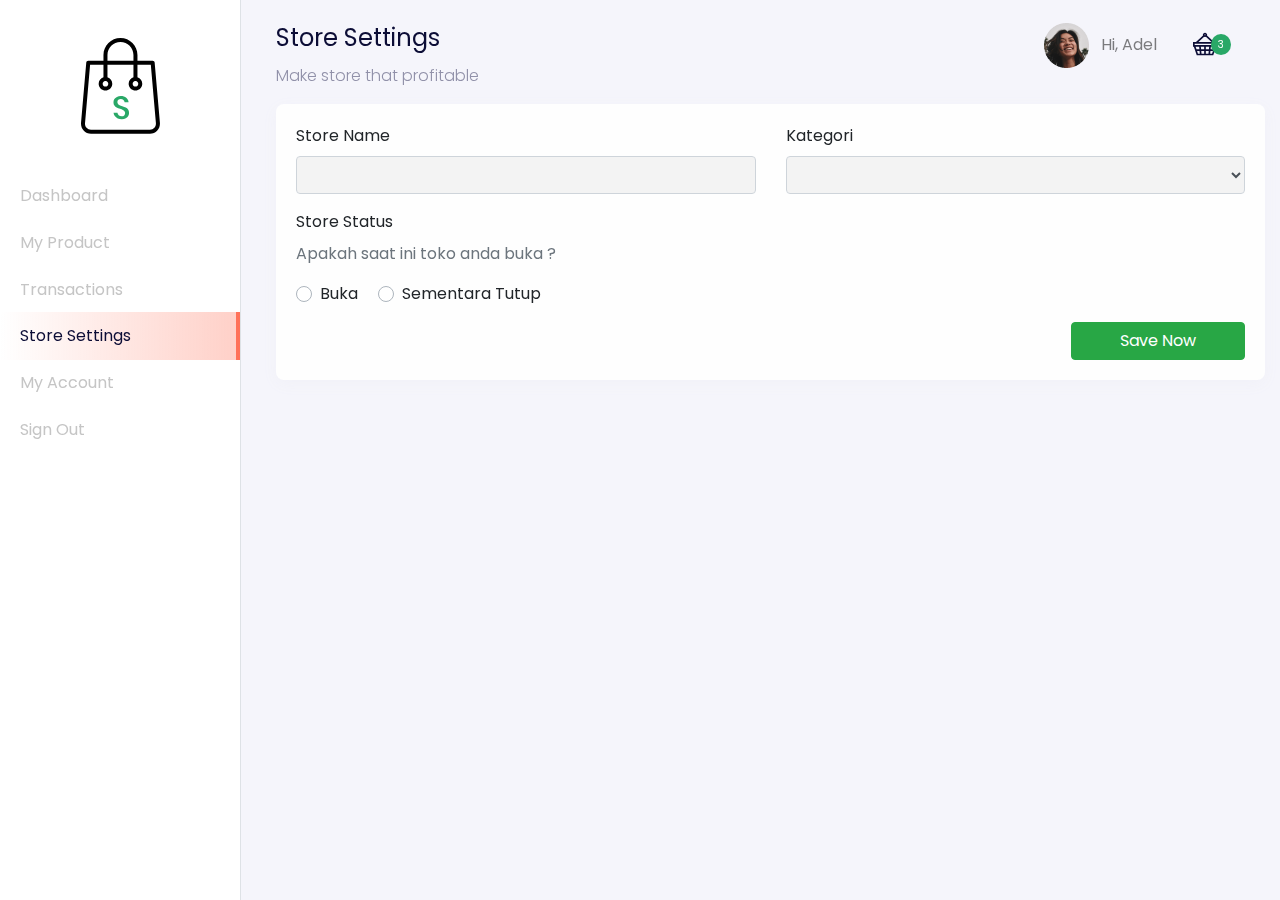
<file: dashboard-settings.html>
<!DOCTYPE html>
<html lang="en">
  <head>
    <meta charset="utf-8" />
    <meta
      name="viewport"
      content="width=device-width, initial-scale=1, shrink-to-fit=no"
    />
    <meta name="description" content="" />
    <meta name="author" content="" />
    <title>Store - Your Best Marketplace</title>
    <link
      rel="stylesheet"
      href="https://maxcdn.bootstrapcdn.com/bootstrap/4.0.0/css/bootstrap.min.css"
      integrity="sha384-Gn5384xqQ1aoWXA+058RXPxPg6fy4IWvTNh0E263XmFcJlSAwiGgFAW/dAiS6JXm"
      crossorigin="anonymous"
    />
    <link href="https://unpkg.com/aos@2.3.1/dist/aos.css" rel="stylesheet" />
    <link href="style/main.css" rel="stylesheet" />
  </head>

  <body>
    <div class="page-dashboard">
      <div class="d-flex" id="wrapper" data-aos="fade-right">
        <!-- Sidebar -->
        <div class="border-right" id="sidebar-wrapper">
          <div class="sidebar-heading text-center">
            <img src="/images/dashboard-store-logo.svg" alt="" class="my-4" />
          </div>
          <div class="list-group list-group-flush">
            <a
              href="/dashboard.html"
              class="list-group-item list-group-item-action "
            >
              Dashboard
            </a>
            <a
              href="/dashboard-products.html"
              class="list-group-item list-group-item-action"
            >
              My Product
            </a>
            <a
              href="/dashboard-transactions.html"
              class="list-group-item list-group-item-action"
            >
              Transactions
            </a>
            <a
              href="/dashboard-settings.html"
              class="list-group-item list-group-item-action active"
            >
              Store Settings
            </a>
            <a
              href="/dashboard-account.html"
              class="list-group-item list-group-item-action"
            >
              My Account
            </a>
            <a
              href="/index.html"
              class="list-group-item list-group-item-action"
            >
              Sign Out
            </a>
          </div>
        </div>
        <!-- Page Content -->
        <div id="page-content-wrapper">
          <nav
            class="navbar navbar-expand-lg navbar-light navbar-store fixed-top"
            data-aos="fade-down"
          >
            <div class="container-fluid">
              <button
                class="btn btn-secondary d-md-none mr-auto mr-2"
                id="menu-toggle"
              >
                &laquo; Menu
              </button>
              <button
                class="navbar-toggler"
                type="button"
                data-toggle="collapse"
                data-target="#navbarSupportedContent"
              >
                <span class="navbar-toggler-icon"></span>
              </button>
              <div class="collapse navbar-collapse" id="navbarSupportedContent">
                <!-- Desktop Menu -->
                <ul class="navbar-nav d-none d-lg-flex ml-auto">
                  <li class="nav-item dropdown">
                    <a
                      href="#"
                      class="nav-link"
                      id="navbarDropdown"
                      role="button"
                      data-toggle="dropdown"
                    >
                      <img
                        src="/images/icon-user.png"
                        class="rounded-cirlce mr-2 profile-picture"
                      />
                      Hi, Adel
                    </a>
                    <div class="dropdown-menu">
                      <a href="/dashboard.html" class="dropdown-item"
                        >Dashboard</a
                      >
                      <a href="/dashboard-account.html" class="dropdown-item"
                        >Settings</a
                      >
                      <div class="dropdown-divider"></div>
                      <a href="/" class="dropdown-item">Logout</a>
                    </div>
                  </li>
                  <li class="nav-item">
                    <a href="#" class="nav-link d-inline-block mt-2">
                      <img src="/images/icon-cart-filled.svg" alt="" />
                      <div class="card-badge">3</div>
                    </a>
                  </li>
                </ul>

                <!-- Mobile Menu -->
                <ul class="navbar-nav d-block d-lg-none">
                  <li class="nav-item">
                    <a href="" class="nav-link"> Hi, Adel </a>
                  </li>
                  <li class="nav-item">
                    <a href="" class="nav-link d-inline-block">Cart</a>
                  </li>
                </ul>
              </div>
            </div>
          </nav>
          <!-- Section Content -->
          <div
            class="section-content section-dashboard-home"
            data-aos="fade-up"
          >
            <div class="container-fluid">
              <div class="dashboard-heading">
                <h2 class="dashboard-title">Store Settings</h2>
                <p class="dashboard-subtitle">Make store that profitable</p>
              </div>
            <div class="dashboard-content">
              <div class="row">
              <div class="col-12">
                <form action="">
                  <div class="card">
                    <div class="card-body">
                      <div class="row">
                        <div class="col-md-6">
                          <div class="form-group">
                            <label>Store Name</label>
                            <input type="text" class="form-control" />
                          </div>
                        </div>
                        <div class="col-md-6">
                          <div class="form-group">
                            <label>Kategori</label>
                            <select name="category" class="form-control">
                              <option value="" disabled>Select Category</option>
                            </select>
                          </div>
                        </div>
                        <div class="col-md-6">
                          <div class="form-group">
                            <label>Store Status</label>
                            <p class="text-muted">Apakah saat ini toko anda buka ?</p>
                            <div
                              class="custom-control custom-radio custom-control-inline"
                            >
                              <input
                                type="radio"
                                class="custom-control-input"
                                name="is_store_open"
                                id="openStoreTrue"
                                value="true"
                              />
                              <label for="openStoreTrue" class="custom-control-label"
                                >Buka</label
                              >
                            </div>
                            <div
                              class="custom-control custom-radio custom-control-inline"
                            >
                              <input
                                type="radio"
                                class="custom-control-input"
                                name="is_store_open"
                                id="openStoreFalse"
                                value="false"
                              />
                              <label for="openStoreFalse" class="custom-control-label"
                                >Sementara Tutup</label
                              >
                            </div>
                          </div>
                        </div>
                      </div>
                      <div class="row">
                        <div class="col text-right">
                          <button type="submit" class="btn btn-success px-5">Save Now</button>
                        </div>
                      </div>
                    </div>
                  </div>
                </form>
              </div>
              </div>
            </div>
            </div>
          </div>
        </div>
      </div>
    </div>

    <!-- Bootstrap core JavaScript -->
    <script
      src="https://code.jquery.com/jquery-3.2.1.slim.min.js"
      integrity="sha384-KJ3o2DKtIkvYIK3UENzmM7KCkRr/rE9/Qpg6aAZGJwFDMVNA/GpGFF93hXpG5KkN"
      crossorigin="anonymous"
    ></script>
    <script
      src="https://cdnjs.cloudflare.com/ajax/libs/popper.js/1.12.9/umd/popper.min.js"
      integrity="sha384-ApNbgh9B+Y1QKtv3Rn7W3mgPxhU9K/ScQsAP7hUibX39j7fakFPskvXusvfa0b4Q"
      crossorigin="anonymous"
    ></script>
    <script
      src="https://maxcdn.bootstrapcdn.com/bootstrap/4.0.0/js/bootstrap.min.js"
      integrity="sha384-JZR6Spejh4U02d8jOt6vLEHfe/JQGiRRSQQxSfFWpi1MquVdAyjUar5+76PVCmYl"
      crossorigin="anonymous"
    ></script>
    <script src="https://unpkg.com/aos@2.3.1/dist/aos.js"></script>
    <script>
      AOS.init();
    </script>
    <script>
      $("#menu-toggle").click(function (e) {
        e.preventDefault();
        $("#wrapper").toggleClass("toggled");
      });
    </script>
  </body>
</html>
</file>
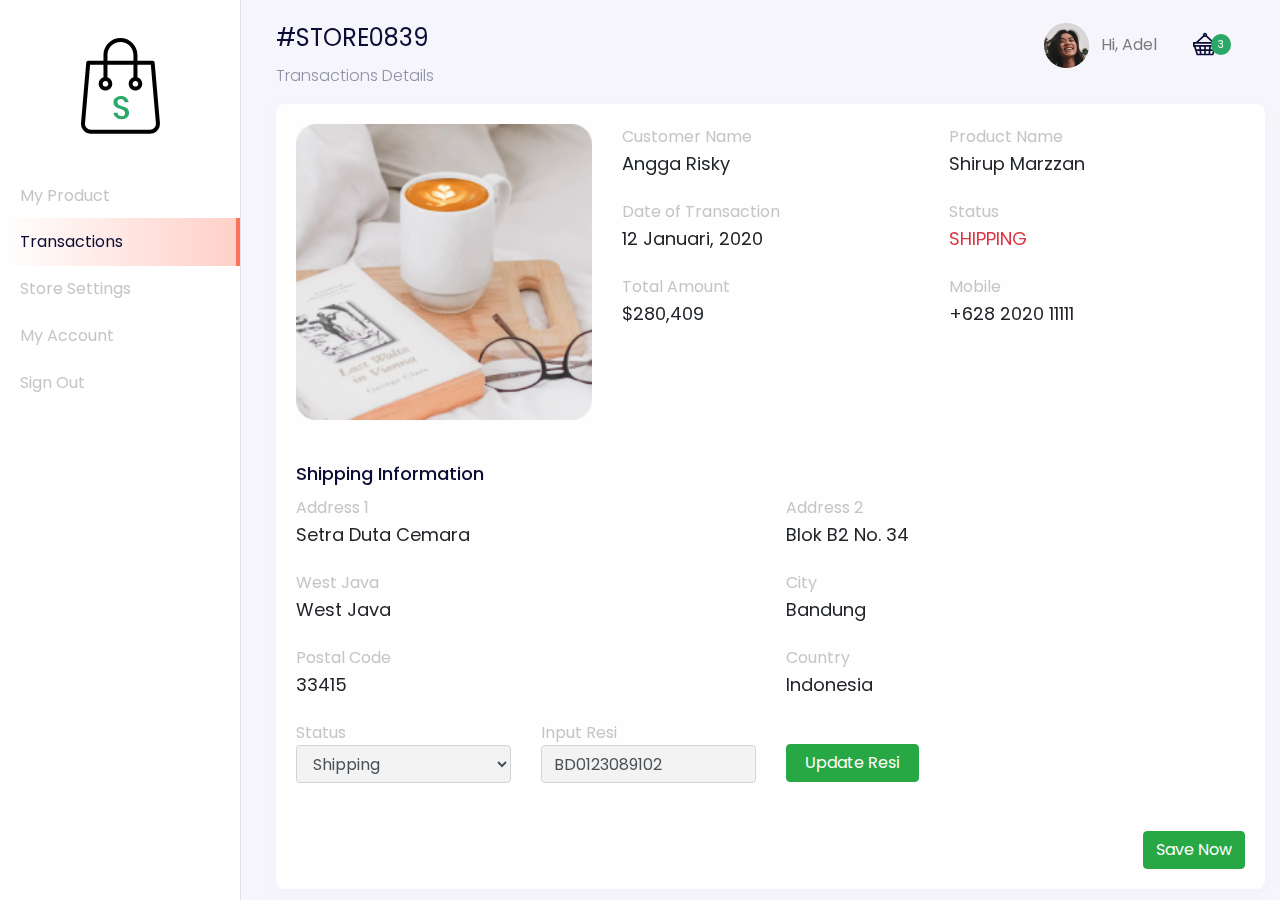
<file: dashboard-transactions-details.html>
<!DOCTYPE html>
<html lang="en">
  <head>
    <meta charset="utf-8" />
    <meta
      name="viewport"
      content="width=device-width, initial-scale=1, shrink-to-fit=no"
    />
    <meta name="description" content="" />
    <meta name="author" content="" />
    <title>Store - Your Best Marketplace</title>
    <link
      rel="stylesheet"
      href="https://maxcdn.bootstrapcdn.com/bootstrap/4.0.0/css/bootstrap.min.css"
      integrity="sha384-Gn5384xqQ1aoWXA+058RXPxPg6fy4IWvTNh0E263XmFcJlSAwiGgFAW/dAiS6JXm"
      crossorigin="anonymous"
    />
    <link href="https://unpkg.com/aos@2.3.1/dist/aos.css" rel="stylesheet" />
    <link href="style/main.css" rel="stylesheet" />
  </head>

  <body>
    <div class="page-dashboard">
      <div class="d-flex" id="wrapper" data-aos="fade-right">
        <!-- Sidebar -->
        <div class="border-right" id="sidebar-wrapper">
          <div class="sidebar-heading text-center">
            <img src="/images/dashboard-store-logo.svg" alt="" class="my-4" />
          </div>
          <div class="list-group list-group-flush">
            <a
              href="/dashboard.html"
              class="list-group-item list-group-item-action 
            >
              Dashboard
            </a>
            <a
              href="/dashboard-products.html"
              class="list-group-item list-group-item-action"
            >
              My Product
            </a>
            <a
              href="/dashboard-transactions.html"
              class="list-group-item list-group-item-action active"
            >
              Transactions
            </a>
            <a
              href="/dashboard-settings.html"
              class="list-group-item list-group-item-action"
            >
              Store Settings
            </a>
            <a
              href="/dashboard-account.html"
              class="list-group-item list-group-item-action"
            >
              My Account
            </a>
            <a
              href="/index.html"
              class="list-group-item list-group-item-action"
            >
              Sign Out
            </a>
          </div>
        </div>
        <!-- Page Content -->
        <div id="page-content-wrapper">
          <nav
            class="navbar navbar-expand-lg navbar-light navbar-store fixed-top"
            data-aos="fade-down"
          >
            <div class="container-fluid">
              <button
                class="btn btn-secondary d-md-none mr-auto mr-2"
                id="menu-toggle"
              >
                &laquo; Menu
              </button>
              <button
                class="navbar-toggler"
                type="button"
                data-toggle="collapse"
                data-target="#navbarSupportedContent"
              >
                <span class="navbar-toggler-icon"></span>
              </button>
              <div class="collapse navbar-collapse" id="navbarSupportedContent">
                <!-- Desktop Menu -->
                <ul class="navbar-nav d-none d-lg-flex ml-auto">
                  <li class="nav-item dropdown">
                    <a
                      href="#"
                      class="nav-link"
                      id="navbarDropdown"
                      role="button"
                      data-toggle="dropdown"
                    >
                      <img
                        src="/images/icon-user.png"
                        class="rounded-cirlce mr-2 profile-picture"
                      />
                      Hi, Adel
                    </a>
                    <div class="dropdown-menu">
                      <a href="/dashboard.html" class="dropdown-item"
                        >Dashboard</a
                      >
                      <a href="/dashboard-account.html" class="dropdown-item"
                        >Settings</a
                      >
                      <div class="dropdown-divider"></div>
                      <a href="/" class="dropdown-item">Logout</a>
                    </div>
                  </li>
                  <li class="nav-item">
                    <a href="#" class="nav-link d-inline-block mt-2">
                      <img src="/images/icon-cart-filled.svg" alt="" />
                      <div class="card-badge">3</div>
                    </a>
                  </li>
                </ul>

                <!-- Mobile Menu -->
                <ul class="navbar-nav d-block d-lg-none">
                  <li class="nav-item">
                    <a href="" class="nav-link"> Hi, Adel </a>
                  </li>
                  <li class="nav-item">
                    <a href="" class="nav-link d-inline-block">Cart</a>
                  </li>
                </ul>
              </div>
            </div>
          </nav>
          <!-- Section Content -->
          <div
            class="section-content section-dashboard-home"
            data-aos="fade-up"
          >
            <div class="container-fluid">
              <div class="dashboard-heading">
                <h2 class="dashboard-title">#STORE0839</h2>
                <p class="dashboard-subtitle">Transactions Details</p>
              </div>
            <div class="dashboard-content" id="transactionsDetails">
              <div class="row">
                <div class="col-12">
                  <div class="card">
                    <div class="card-body">
                      <div class="row">
                        <div class="col-12 col-md-4">
                          <img src="/images/product-details-dashboard.png" alt="" class="w-100 mb-3">
                        </div>
                        <div class="col-12 col-md-8">
                          <div class="row">
                            <div class="col-12 col-md-6">
                              <div class="product-title">Customer Name</div>
                              <div class="product-subtitle">Angga Risky</div>
                            </div>
                            <div class="col-12 col-md-6">
                              <div class="product-title">Product Name</div>
                              <div class="product-subtitle">Shirup Marzzan</div>
                            </div>
                            <div class="col-12 col-md-6">
                              <div class="product-title">Date of Transaction</div>
                              <div class="product-subtitle">12 Januari, 2020</div>
                            </div>
                            <div class="col-12 col-md-6">
                              <div class="product-title">Status</div>
                              <div class="product-subtitle text-danger">SHIPPING</div>
                            </div>
                            <div class="col-12 col-md-6">
                              <div class="product-title">Total Amount</div>
                              <div class="product-subtitle">$280,409</div>
                            </div>
                            <div class="col-12 col-md-6">
                              <div class="product-title">Mobile</div>
                              <div class="product-subtitle">+628 2020 11111</div>
                            </div>
                          </div>
                        </div>
                      </div>
                      <div class="row">
                        <div class="col-12 mt-4">
                          <h5>Shipping Information</h5>
                        </div>

                        <div class="col-12">
                          <div class="row">
                            <div class="col-12 col-md-6">
                              <div class="product-title">Address 1</div>
                              <div class="product-subtitle">Setra Duta Cemara</div>
                            </div>
                            <div class="col-12 col-md-6">
                              <div class="product-title">Address 2</div>
                              <div class="product-subtitle">Blok B2 No. 34</div>
                            </div>
                            <div class="col-12 col-md-6">
                              <div class="product-title">West Java</div>
                              <div class="product-subtitle">West Java</div>
                            </div>
                            <div class="col-12 col-md-6">
                              <div class="product-title">City</div>
                              <div class="product-subtitle">Bandung</div>
                            </div>
                            <div class="col-12 col-md-6">
                              <div class="product-title">Postal Code</div>
                              <div class="product-subtitle">33415</div>
                            </div>
                            <div class="col-12 col-md-6">
                              <div class="product-title">Country</div>
                              <div class="product-subtitle">Indonesia</div>
                            </div>
                            <div class="col-12 col-md-3">
                              <div class="product-title">Status</div>
                              <select name="status" id="status" class="form-control" v-model="status">
                                <option value="UNPAID">Unpaid</option>
                                <option value="PENDING">Pending</option>
                                <option value="SHIPPING">Shipping</option>
                                <option value="SUCCESS">Success</option>
                              </select>
                            </div>
                            <template v-if="status == 'SHIPPING'">
                              <div class="col-md-3">
                                <div class="product-title">Input Resi</div>
                                <input type="text" class="form-control" name="resi" v-model="resi">
                              </div>
                              <div class="col-md-2">
                                <button type="submit" class="btn btn-success btn-block mt-4">Update Resi</button>
                              </div>
                            </template>
                          </div>
                        </div>    
                      </div>

                      <div class="row mt-4">
                        <div class="col-12 text-right">
                          <button type="submit" class="btn btn-success mt-4 ">Save Now</button>
                        </div>
                      </div>
                    </div>
                  </div>
                </div>
              </div>
            </div>
            </div>
          </div>
        </div>
      </div>
    </div>

    <!-- Bootstrap core JavaScript -->
    <script
      src="https://code.jquery.com/jquery-3.2.1.slim.min.js"
      integrity="sha384-KJ3o2DKtIkvYIK3UENzmM7KCkRr/rE9/Qpg6aAZGJwFDMVNA/GpGFF93hXpG5KkN"
      crossorigin="anonymous"
    ></script>
    <script
      src="https://cdnjs.cloudflare.com/ajax/libs/popper.js/1.12.9/umd/popper.min.js"
      integrity="sha384-ApNbgh9B+Y1QKtv3Rn7W3mgPxhU9K/ScQsAP7hUibX39j7fakFPskvXusvfa0b4Q"
      crossorigin="anonymous"
    ></script>
    <script
      src="https://maxcdn.bootstrapcdn.com/bootstrap/4.0.0/js/bootstrap.min.js"
      integrity="sha384-JZR6Spejh4U02d8jOt6vLEHfe/JQGiRRSQQxSfFWpi1MquVdAyjUar5+76PVCmYl"
      crossorigin="anonymous"
    ></script>
    <script src="https://unpkg.com/aos@2.3.1/dist/aos.js"></script>
    <script>
      AOS.init();
    </script>
    <script>
      $("#menu-toggle").click(function (e) {
        e.preventDefault();
        $("#wrapper").toggleClass("toggled");
      });
    </script>
    <script src="/vendor/vue/vue.js"></script>
    <script>
      var transactionDetails = new Vue({
         el:'#transactionsDetails',
         data:{
           status:'SHIPPING',
           resi:'BD0123089102',
         }
       })
    </script>
  </body>
</html>
</file>
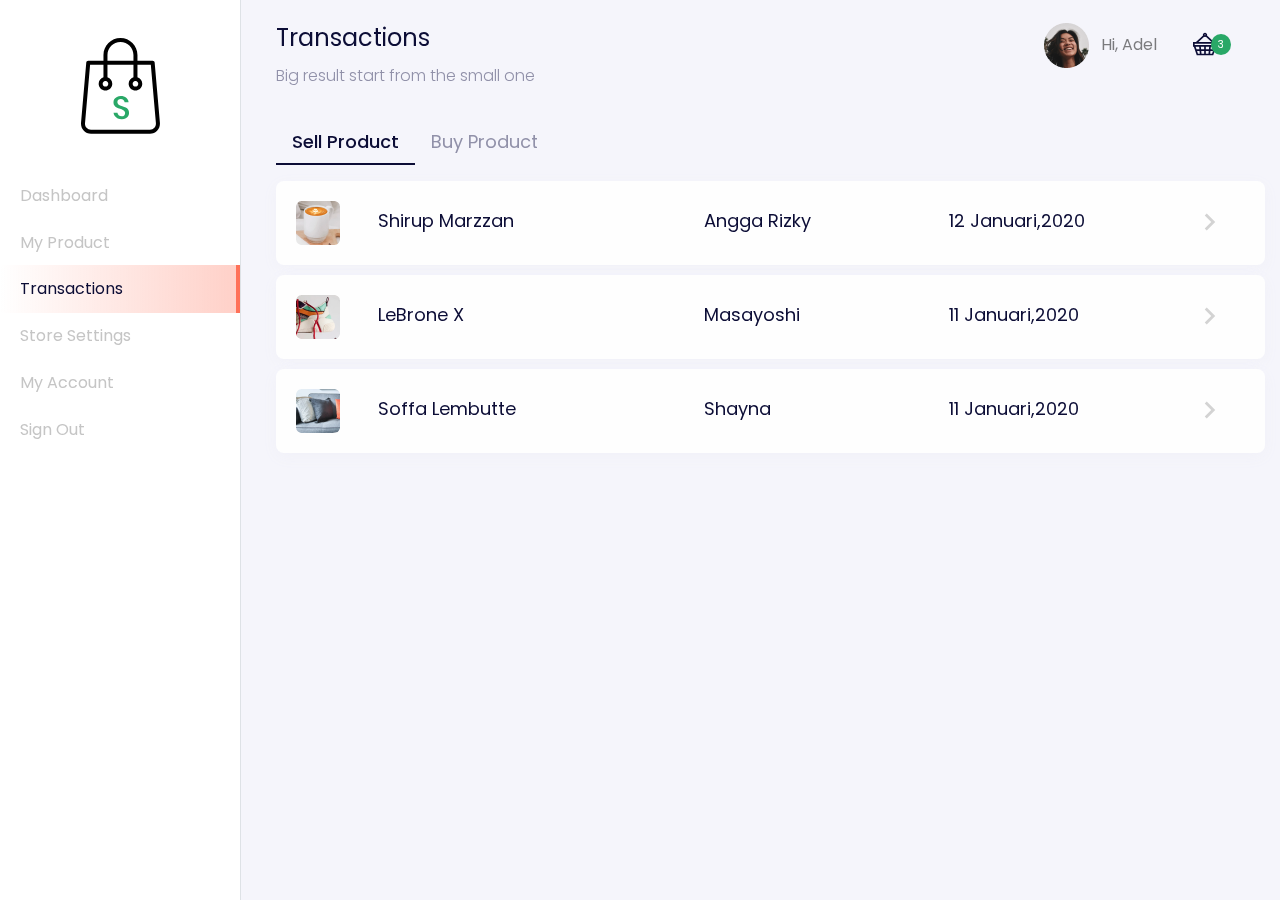
<file: dashboard-transactions.html>
<!DOCTYPE html>
<html lang="en">
  <head>
    <meta charset="utf-8" />
    <meta
      name="viewport"
      content="width=device-width, initial-scale=1, shrink-to-fit=no"
    />
    <meta name="description" content="" />
    <meta name="author" content="" />
    <title>Store - Your Best Marketplace</title>
    <link
      rel="stylesheet"
      href="https://maxcdn.bootstrapcdn.com/bootstrap/4.0.0/css/bootstrap.min.css"
      integrity="sha384-Gn5384xqQ1aoWXA+058RXPxPg6fy4IWvTNh0E263XmFcJlSAwiGgFAW/dAiS6JXm"
      crossorigin="anonymous"
    />
    <link href="https://unpkg.com/aos@2.3.1/dist/aos.css" rel="stylesheet" />
    <link href="style/main.css" rel="stylesheet" />
  </head>

  <body>
    <div class="page-dashboard">
      <div class="d-flex" id="wrapper" data-aos="fade-right">
        <!-- Sidebar -->
        <div class="border-right" id="sidebar-wrapper">
          <div class="sidebar-heading text-center">
            <img src="/images/dashboard-store-logo.svg" alt="" class="my-4" />
          </div>
          <div class="list-group list-group-flush">
            <a
              href="/dashboard.html"
              class="list-group-item list-group-item-action"
            >
              Dashboard
            </a>
            <a
              href="/dashboard-products.html"
              class="list-group-item list-group-item-action"
            >
              My Product
            </a>
            <a
              href="/dashboard-transactions.html"
              class="list-group-item list-group-item-action active"
            >
              Transactions
            </a>
            <a
              href="/dashboard-settings.html"
              class="list-group-item list-group-item-action"
            >
              Store Settings
            </a>
            <a
              href="/dashboard-account.html"
              class="list-group-item list-group-item-action"
            >
              My Account
            </a>
            <a
              href="/index.html"
              class="list-group-item list-group-item-action"
            >
              Sign Out
            </a>
          </div>
        </div>
        <!-- Page Content -->
        <div id="page-content-wrapper">
          <nav
            class="navbar navbar-expand-lg navbar-light navbar-store fixed-top"
            data-aos="fade-down"
          >
            <div class="container-fluid">
              <button
                class="btn btn-secondary d-md-none mr-auto mr-2"
                id="menu-toggle"
              >
                &laquo; Menu
              </button>
              <button
                class="navbar-toggler"
                type="button"
                data-toggle="collapse"
                data-target="#navbarSupportedContent"
              >
                <span class="navbar-toggler-icon"></span>
              </button>
              <div class="collapse navbar-collapse" id="navbarSupportedContent">
                <!-- Desktop Menu -->
                <ul class="navbar-nav d-none d-lg-flex ml-auto">
                  <li class="nav-item dropdown">
                    <a
                      href="#"
                      class="nav-link"
                      id="navbarDropdown"
                      role="button"
                      data-toggle="dropdown"
                    >
                      <img
                        src="/images/icon-user.png"
                        class="rounded-cirlce mr-2 profile-picture"
                      />
                      Hi, Adel
                    </a>
                    <div class="dropdown-menu">
                      <a href="/dashboard.html" class="dropdown-item"
                        >Dashboard</a
                      >
                      <a href="/dashboard-account.html" class="dropdown-item"
                        >Settings</a
                      >
                      <div class="dropdown-divider"></div>
                      <a href="/" class="dropdown-item">Logout</a>
                    </div>
                  </li>
                  <li class="nav-item">
                    <a href="#" class="nav-link d-inline-block mt-2">
                      <img src="/images/icon-cart-filled.svg" alt="" />
                      <div class="card-badge">3</div>
                    </a>
                  </li>
                </ul>

                <!-- Mobile Menu -->
                <ul class="navbar-nav d-block d-lg-none">
                  <li class="nav-item">
                    <a href="" class="nav-link"> Hi, Adel </a>
                  </li>
                  <li class="nav-item">
                    <a href="" class="nav-link d-inline-block">Cart</a>
                  </li>
                </ul>
              </div>
            </div>
          </nav>
          <!-- Section Content -->
          <div
            class="section-content section-dashboard-home"
            data-aos="fade-up"
          >
            <div class="container-fluid">
              <div class="dashboard-heading">
                <h2 class="dashboard-title">Transactions</h2>
                <p class="dashboard-subtitle">
                  Big result start from the small one
                </p>
              </div>
              <div class="dashboard-content">
                <div class="row">
                  <div class="col-12 mt-3">
                    <ul
                      class="nav nav-pills mb-3"
                      id="pills-tab"
                      role="tablist"
                    >
                      <li class="nav-item">
                        <a
                          class="nav-link active"
                          id="pills-home-tab"
                          data-toggle="pill"
                          href="#pills-home"
                          role="tab"
                          aria-controls="pills-home"
                          aria-selected="true"
                          >Sell Product</a
                        >
                      </li>
                      <li class="nav-item">
                        <a
                          class="nav-link"
                          id="pills-profile-tab"
                          data-toggle="pill"
                          href="#pills-profile"
                          role="tab"
                          aria-controls="pills-profile"
                          aria-selected="false"
                          >Buy Product</a
                        >
                      </li>
                    </ul>
                    <div class="tab-content" id="pills-tabContent">
                      <div
                        class="tab-pane fade show active"
                        id="pills-home"
                        role="tabpanel"
                        aria-labelledby="pills-home-tab"
                      >
                        <a
                          href="/dashboard-transactions-details.html"
                          class="card card-list d-block"
                        >
                          <div class="card-body">
                            <div class="row">
                              <div class="col-md-1">
                                <img
                                  src="/images/dashboard-icon-product-1.png"
                                  alt=""
                                />
                              </div>
                              <div class="col-md-4">Shirup Marzzan</div>
                              <div class="col-md-3">Angga Rizky</div>
                              <div class="col-md-3">12 Januari,2020</div>
                              <div class="col-md-1 d-none d-md-block">
                                <img
                                  src="/images/dashboard-arrow-right.svg"
                                  alt=""
                                />
                              </div>
                            </div>
                          </div>
                        </a>
                        <a
                          href="/dashboard-transactions-details.html"
                          class="card card-list d-block"
                        >
                          <div class="card-body">
                            <div class="row">
                              <div class="col-md-1">
                                <img
                                  src="/images/dashboard-icon-product-2.png"
                                  alt=""
                                />
                              </div>
                              <div class="col-md-4">LeBrone X</div>
                              <div class="col-md-3">Masayoshi</div>
                              <div class="col-md-3">11 Januari,2020</div>
                              <div class="col-md-1 d-none d-md-block">
                                <img
                                  src="/images/dashboard-arrow-right.svg"
                                  alt=""
                                />
                              </div>
                            </div>
                          </div>
                        </a>
                        <a
                          href="/dashboard-transactions-details.html"
                          class="card card-list d-block"
                        >
                          <div class="card-body">
                            <div class="row">
                              <div class="col-md-1">
                                <img
                                  src="/images/dashboard-icon-product-3.png"
                                  alt=""
                                />
                              </div>
                              <div class="col-md-4">Soffa Lembutte</div>
                              <div class="col-md-3">Shayna</div>
                              <div class="col-md-3">11 Januari,2020</div>
                              <div class="col-md-1 d-none d-md-block">
                                <img
                                  src="/images/dashboard-arrow-right.svg"
                                  alt=""
                                />
                              </div>
                            </div>
                          </div>
                        </a>
                      </div>
                      <div
                        class="tab-pane fade"
                        id="pills-profile"
                        role="tabpanel"
                        aria-labelledby="pills-profile-tab"
                      >
                        <a
                          href="/dashboard-transactions-details.html"
                          class="card card-list d-block"
                        >
                          <div class="card-body">
                            <div class="row">
                              <div class="col-md-1">
                                <img
                                  src="/images/dashboard-icon-product-1.png"
                                  alt=""
                                />
                              </div>
                              <div class="col-md-4">Shirup Marzzan</div>
                              <div class="col-md-3">Angga Rizky</div>
                              <div class="col-md-3">12 Januari,2020</div>
                              <div class="col-md-1 d-none d-md-block">
                                <img
                                  src="/images/dashboard-arrow-right.svg"
                                  alt=""
                                />
                              </div>
                            </div>
                          </div>
                        </a>
                      </div>
                    </div>
                  </div>
                </div>
              </div>
            </div>
          </div>
        </div>
      </div>
    </div>

    <!-- Bootstrap core JavaScript -->
    <script
      src="https://code.jquery.com/jquery-3.2.1.slim.min.js"
      integrity="sha384-KJ3o2DKtIkvYIK3UENzmM7KCkRr/rE9/Qpg6aAZGJwFDMVNA/GpGFF93hXpG5KkN"
      crossorigin="anonymous"
    ></script>
    <script
      src="https://cdnjs.cloudflare.com/ajax/libs/popper.js/1.12.9/umd/popper.min.js"
      integrity="sha384-ApNbgh9B+Y1QKtv3Rn7W3mgPxhU9K/ScQsAP7hUibX39j7fakFPskvXusvfa0b4Q"
      crossorigin="anonymous"
    ></script>
    <script
      src="https://maxcdn.bootstrapcdn.com/bootstrap/4.0.0/js/bootstrap.min.js"
      integrity="sha384-JZR6Spejh4U02d8jOt6vLEHfe/JQGiRRSQQxSfFWpi1MquVdAyjUar5+76PVCmYl"
      crossorigin="anonymous"
    ></script>
    <script src="https://unpkg.com/aos@2.3.1/dist/aos.js"></script>
    <script>
      AOS.init();
    </script>
    <script>
      $("#menu-toggle").click(function (e) {
        e.preventDefault();
        $("#wrapper").toggleClass("toggled");
      });
    </script>
  </body>
</html>
</file>
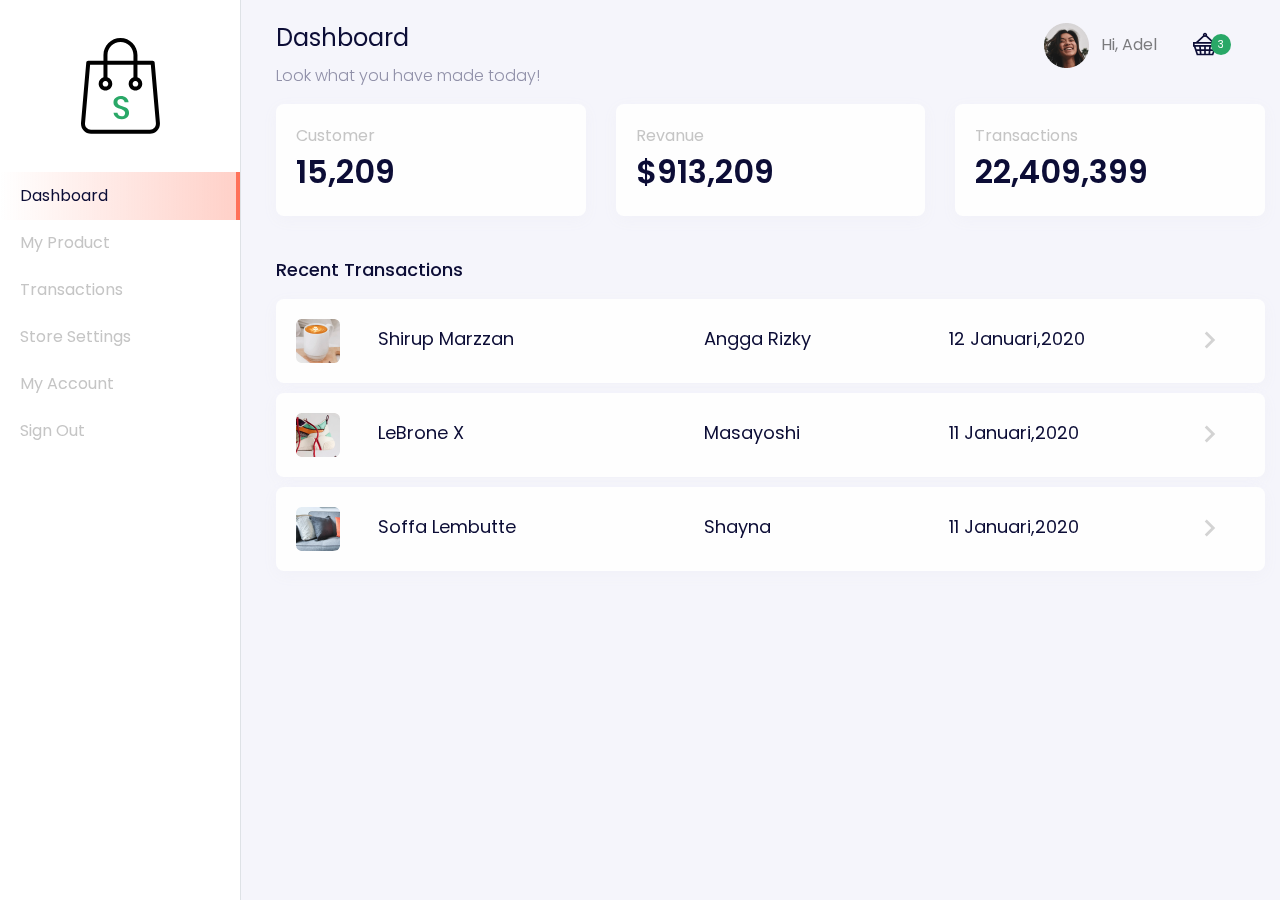
<file: dashboard.html>
<!DOCTYPE html>
<html lang="en">
  <head>
    <meta charset="utf-8" />
    <meta
      name="viewport"
      content="width=device-width, initial-scale=1, shrink-to-fit=no"
    />
    <meta name="description" content="" />
    <meta name="author" content="" />
    <title>Store - Your Best Marketplace</title>
    <link
      rel="stylesheet"
      href="https://maxcdn.bootstrapcdn.com/bootstrap/4.0.0/css/bootstrap.min.css"
      integrity="sha384-Gn5384xqQ1aoWXA+058RXPxPg6fy4IWvTNh0E263XmFcJlSAwiGgFAW/dAiS6JXm"
      crossorigin="anonymous"
    />
    <link href="https://unpkg.com/aos@2.3.1/dist/aos.css" rel="stylesheet" />
    <link href="style/main.css" rel="stylesheet" />
  </head>

  <body>
    <div class="page-dashboard">
      <div class="d-flex" id="wrapper" data-aos="fade-right">
        <!-- Sidebar -->
        <div class="border-right" id="sidebar-wrapper">
          <div class="sidebar-heading text-center">
            <img src="/images/dashboard-store-logo.svg" alt="" class="my-4" />
          </div>
          <div class="list-group list-group-flush">
            <a
              href="/dashboard.html"
              class="list-group-item list-group-item-action active"
            >
              Dashboard
            </a>
            <a
              href="/dashboard-product.html"
              class="list-group-item list-group-item-action"
            >
              My Product
            </a>
            <a
              href="/dashboard-transactions.html"
              class="list-group-item list-group-item-action"
            >
              Transactions
            </a>
            <a
              href="/dashboard-settings.html"
              class="list-group-item list-group-item-action"
            >
              Store Settings
            </a>
            <a
              href="/dashboard-account.html"
              class="list-group-item list-group-item-action"
            >
              My Account
            </a>
            <a
              href="/index.html"
              class="list-group-item list-group-item-action"
            >
              Sign Out
            </a>
          </div>
        </div>
        <!-- Page Content -->
        <div id="page-content-wrapper">
          <nav
            class="navbar navbar-expand-lg navbar-light navbar-store fixed-top"
            data-aos="fade-down"
          >
            <div class="container-fluid">
              <button
                class="btn btn-secondary d-md-none mr-auto mr-2"
                id="menu-toggle"
              >
                &laquo; Menu
              </button>
              <button
                class="navbar-toggler"
                type="button"
                data-toggle="collapse"
                data-target="#navbarSupportedContent"
              >
                <span class="navbar-toggler-icon"></span>
              </button>
              <div class="collapse navbar-collapse" id="navbarSupportedContent">
                <!-- Desktop Menu -->
                <ul class="navbar-nav d-none d-lg-flex ml-auto">
                  <li class="nav-item dropdown">
                    <a
                      href="#"
                      class="nav-link"
                      id="navbarDropdown"
                      role="button"
                      data-toggle="dropdown"
                    >
                      <img
                        src="/images/icon-user.png"
                        class="rounded-cirlce mr-2 profile-picture"
                      />
                      Hi, Adel
                    </a>
                    <div class="dropdown-menu">
                      <a href="/dashboard.html" class="dropdown-item"
                        >Dashboard</a
                      >
                      <a href="/dashboard-account.html" class="dropdown-item"
                        >Settings</a
                      >
                      <div class="dropdown-divider"></div>
                      <a href="/" class="dropdown-item">Logout</a>
                    </div>
                  </li>
                  <li class="nav-item">
                    <a href="#" class="nav-link d-inline-block mt-2">
                      <img src="/images/icon-cart-filled.svg" alt="" />
                      <div class="card-badge">3</div>
                    </a>
                  </li>
                </ul>

                <!-- Mobile Menu -->
                <ul class="navbar-nav d-block d-lg-none">
                  <li class="nav-item">
                    <a href="" class="nav-link"> Hi, Adel </a>
                  </li>
                  <li class="nav-item">
                    <a href="" class="nav-link d-inline-block">Cart</a>
                  </li>
                </ul>
              </div>
            </div>
          </nav>
          <!-- Section Content -->
          <div
            class="section-content section-dashboard-home"
            data-aos="fade-up"
          >
            <div class="container-fluid">
              <div class="dashboard-heading">
                <h2 class="dashboard-title">Dashboard</h2>
                <p class="dashboard-subtitle">Look what you have made today!</p>
              </div>
              <div class="dashboard-content">
                <div class="row">
                  <div class="col-md-4">
                    <div class="mb-2 card">
                      <div class="card-body">
                        <div class="dashboard-card-title">Customer</div>
                        <div class="dashboard-card-subtitle">15,209</div>
                      </div>
                    </div>
                  </div>
                  <div class="col-md-4">
                    <div class="mb-2 card">
                      <div class="card-body">
                        <div class="dashboard-card-title">Revanue</div>
                        <div class="dashboard-card-subtitle">$913,209</div>
                      </div>
                    </div>
                  </div>
                  <div class="col-md-4">
                    <div class="mb-2 card">
                      <div class="card-body">
                        <div class="dashboard-card-title">Transactions</div>
                        <div class="dashboard-card-subtitle">22,409,399</div>
                      </div>
                    </div>
                  </div>
                </div>

                <div class="row mt-3">
                  <div class="col-12 mt-3">
                    <h5 class="mb-3">Recent Transactions</h5>
                    <a
                      href="/dashboard-transactions-detail"
                      class="card card-list d-block"
                    >
                      <div class="card-body">
                        <div class="row">
                          <div class="col-md-1">
                            <img
                              src="/images/dashboard-icon-product-1.png"
                              alt=""
                            />
                          </div>
                          <div class="col-md-4">Shirup Marzzan</div>
                          <div class="col-md-3">Angga Rizky</div>
                          <div class="col-md-3">12 Januari,2020</div>
                          <div class="col-md-1 d-none d-md-block">
                            <img
                              src="/images/dashboard-arrow-right.svg"
                              alt=""
                            />
                          </div>
                        </div>
                      </div>
                    </a>
                    <a
                      href="/dashboard-transactions-detail"
                      class="card card-list d-block"
                    >
                      <div class="card-body">
                        <div class="row">
                          <div class="col-md-1">
                            <img
                              src="/images/dashboard-icon-product-2.png"
                              alt=""
                            />
                          </div>
                          <div class="col-md-4">LeBrone X</div>
                          <div class="col-md-3">Masayoshi</div>
                          <div class="col-md-3">11 Januari,2020</div>
                          <div class="col-md-1 d-none d-md-block">
                            <img
                              src="/images/dashboard-arrow-right.svg"
                              alt=""
                            />
                          </div>
                        </div>
                      </div>
                    </a>
                    <a
                      href="/dashboard-transactions-detail"
                      class="card card-list d-block"
                    >
                      <div class="card-body">
                        <div class="row">
                          <div class="col-md-1">
                            <img
                              src="/images/dashboard-icon-product-3.png"
                              alt=""
                            />
                          </div>
                          <div class="col-md-4">Soffa Lembutte</div>
                          <div class="col-md-3">Shayna</div>
                          <div class="col-md-3">11 Januari,2020</div>
                          <div class="col-md-1 d-none d-md-block">
                            <img
                              src="/images/dashboard-arrow-right.svg"
                              alt=""
                            />
                          </div>
                        </div>
                      </div>
                    </a>
                  </div>
                </div>
              </div>
            </div>
          </div>
        </div>
      </div>
    </div>

    <!-- Bootstrap core JavaScript -->
    <script
      src="https://code.jquery.com/jquery-3.2.1.slim.min.js"
      integrity="sha384-KJ3o2DKtIkvYIK3UENzmM7KCkRr/rE9/Qpg6aAZGJwFDMVNA/GpGFF93hXpG5KkN"
      crossorigin="anonymous"
    ></script>
    <script
      src="https://cdnjs.cloudflare.com/ajax/libs/popper.js/1.12.9/umd/popper.min.js"
      integrity="sha384-ApNbgh9B+Y1QKtv3Rn7W3mgPxhU9K/ScQsAP7hUibX39j7fakFPskvXusvfa0b4Q"
      crossorigin="anonymous"
    ></script>
    <script
      src="https://maxcdn.bootstrapcdn.com/bootstrap/4.0.0/js/bootstrap.min.js"
      integrity="sha384-JZR6Spejh4U02d8jOt6vLEHfe/JQGiRRSQQxSfFWpi1MquVdAyjUar5+76PVCmYl"
      crossorigin="anonymous"
    ></script>
    <script src="https://unpkg.com/aos@2.3.1/dist/aos.js"></script>
    <script>
      AOS.init();
    </script>
    <script>
      $("#menu-toggle").click(function (e) {
        e.preventDefault();
        $("#wrapper").toggleClass("toggled");
      });
    </script>
  </body>
</html>
</file>
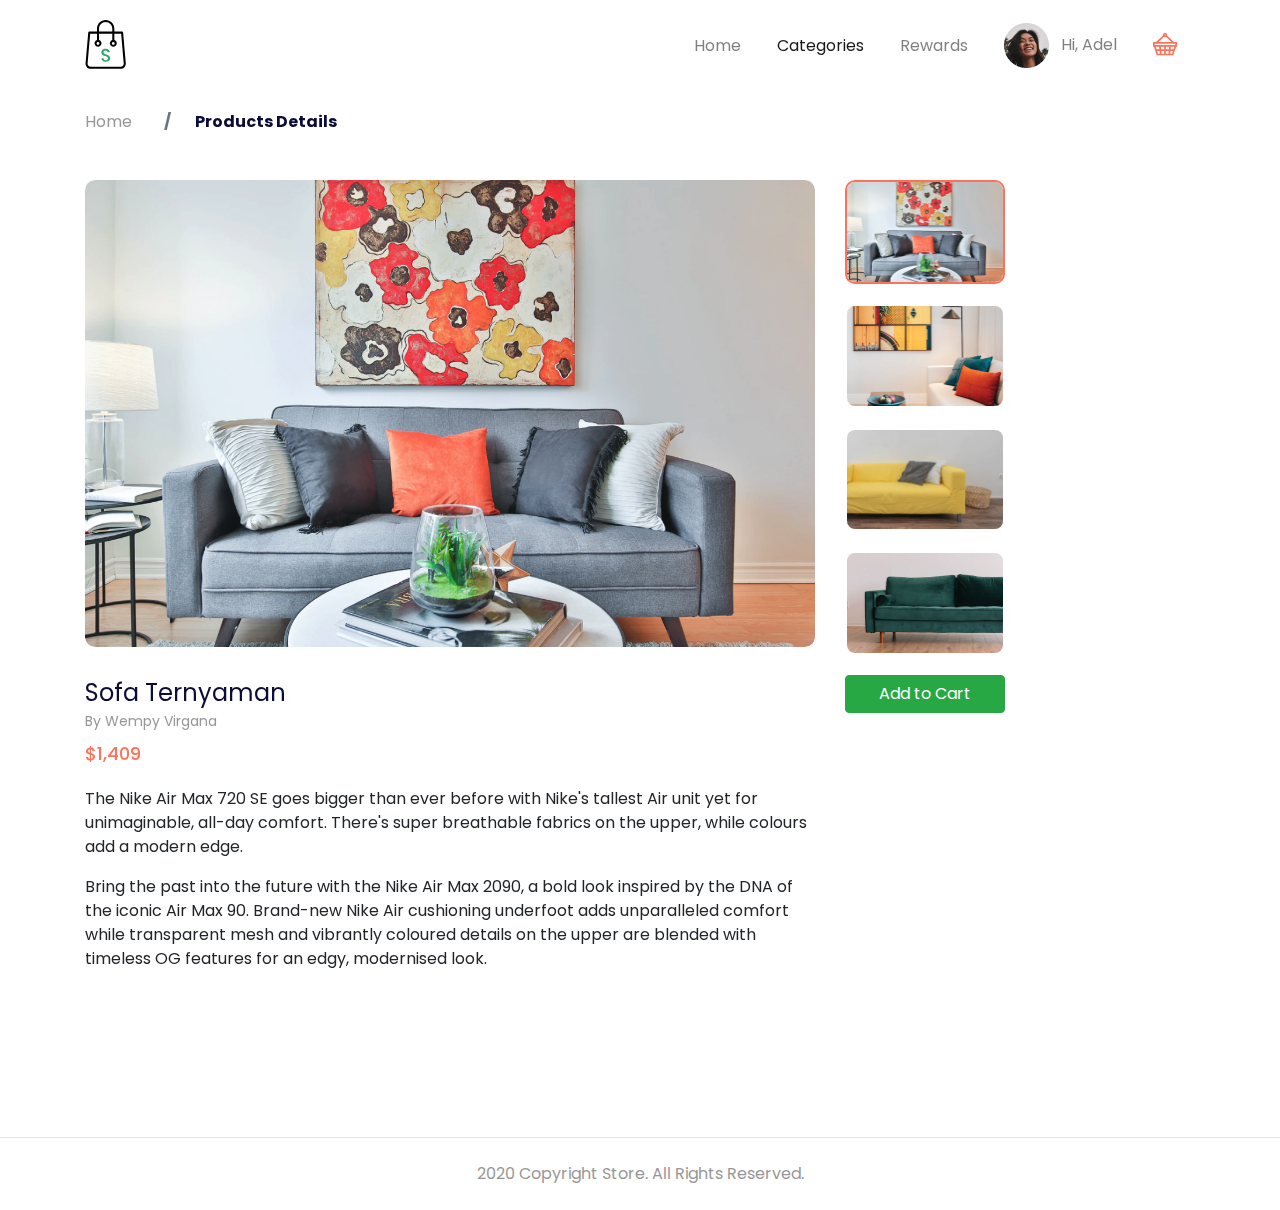
<file: details.html>
<!DOCTYPE html>
<html lang="en">
  <head>
    <meta charset="utf-8" />
    <meta
      name="viewport"
      content="width=device-width, initial-scale=1, shrink-to-fit=no"
    />
    <meta name="description" content="" />
    <meta name="author" content="" />
    <title>Store - Your Best Marketplace</title>
    <link
      rel="stylesheet"
      href="https://maxcdn.bootstrapcdn.com/bootstrap/4.0.0/css/bootstrap.min.css"
      integrity="sha384-Gn5384xqQ1aoWXA+058RXPxPg6fy4IWvTNh0E263XmFcJlSAwiGgFAW/dAiS6JXm"
      crossorigin="anonymous"
    />
    <link href="https://unpkg.com/aos@2.3.1/dist/aos.css" rel="stylesheet" />
    <link href="style/main.css" rel="stylesheet" />
  </head>

  <body>
    <nav
      class="
        navbar navbar-expand-lg navbar-light navbar-store
        fixed-top
        navbar-fixed-top
      "
      data-aos="fade-down"
    >
      <div class="container">
        <a href="" class="navbar-brand">
          <img src="/images/logo.svg" alt="logo" />
        </a>
        <button
          class="navbar-toggler"
          type="button"
          data-toggle="collapse"
          data-target="#navbarResponsive"
        >
          <span class="navbar-toggler-icon"></span>
        </button>
        <div class="collapse navbar-collapse" id="navbarResponsive">
          <ul class="navbar-nav ml-auto">
            <li class="nav-item">
              <a href="/index.html" class="nav-link">Home</a>
            </li>
            <li class="nav-item active">
              <a href="/categories.html" class="nav-link">Categories</a>
            </li>
            <li class="nav-item">
              <a href="#" class="nav-link">Rewards</a>
            </li>
          </ul>
          <!-- Desktop Menu -->
          <ul class="navbar-nav d-none d-lg-flex">
            <li class="nav-item dropdown">
              <a
                href="#"
                class="nav-link"
                id="navbarDropdown"
                role="button"
                data-toggle="dropdown"
              >
                <img
                  src="/images/icon-user.png"
                  class="rounded-cirlce mr-2 profile-picture"
                />
                Hi, Adel
              </a>
              <div class="dropdown-menu">
                <a href="/dashboard.html" class="dropdown-item">Dashboard</a>
                <a href="/dashboard-account.html" class="dropdown-item"
                  >Settings</a
                >
                <div class="dropdown-divider"></div>
                <a href="/" class="dropdown-item">Logout</a>
              </div>
            </li>
            <li class="nav-item">
              <a href="#" class="nav-link d-inline-block mt-2">
                <img src="/images/icon-cart-empty.svg" alt="" />
              </a>
            </li>
          </ul>

          <!-- Mobile Menu -->
          <ul class="navbar-nav d-block d-lg-none">
            <li class="nav-item">
              <a href="" class="nav-link"> Hi, Adel </a>
            </li>
            <li class="nav-item">
              <a href="" class="nav-link d-inline-block">Cart</a>
            </li>
          </ul>
        </div>
      </div>
    </nav>

    <!-- Page Content -->
    <div class="page-content page-details">
      <section
        class="store-breadcrumbs"
        data-aos="fade-down"
        data-aos-delay="100"
      >
        <div class="container">
          <div class="row">
            <div class="col-12">
              <nav>
                <ol class="breadcrumb">
                  <li class="breadcrumb-item">
                    <a href="/index.html">Home</a>
                  </li>
                  <li class="breadcrumb-item active">Products Details</li>
                </ol>
              </nav>
            </div>
          </div>
        </div>
      </section>
      <section class="store-gallery" id="gallery">
        <div class="container">
          <div class="row">
            <div class="col-lg-8" data-aos="zoom-in">
              <transition name="slide-fade" mode="out-in">
                <img
                  :src="photos[activePhotos].url"
                  :key="photos[activePhotos].id"
                  class="w-100 main-image"
                  alt=""
                />
              </transition>
            </div>
            <div class="col-lg-2">
              <div class="row">
                <div
                  class="col-3 col-lg-12 mt-2 mt-lg-0"
                  v-for="(photo, index) in photos"
                  :key="photo.id"
                  data-aos="zoom-in"
                  data-aos-delay="100"
                >
                  <a href="#" @click="changeActive(index)">
                    <img
                      :src="photo.url"
                      class="w-100 thumbnail-image"
                      :class="{active:index == activePhotos}"
                      alt=""
                    />
                  </a>
                </div>
              </div>
            </div>
          </div>
        </div>
      </section>
      <section class="store-details-container" data-aos="fade-up">
        <section class="store-heading">
          <div class="container">
            <div class="row">
              <div class="col-lg-8">
                <h1>Sofa Ternyaman</h1>
                <div class="owner">By Wempy Virgana</div>
                <div class="price">$1,409</div>
              </div>
              <div class="col-lg-2" data-aos="zoom-in">
                <a
                  href="/cart.html"
                  class="btn btn-success px-4 text-white btn-block mb-3"
                >
                  Add to Cart
                </a>
              </div>
            </div>
          </div>
        </section>
        <div class="container">
          <div class="row">
            <div class="col-12 col-lg-8">
              <p>The Nike Air Max 720 SE goes bigger than ever before with Nike's tallest Air unit yet for unimaginable, all-day comfort. There's super breathable fabrics on the upper, while colours add a modern edge.</p>
              <p>Bring the past into the future with the Nike Air Max 2090, a bold look inspired by the DNA of the iconic Air Max 90. Brand-new Nike Air cushioning underfoot adds unparalleled comfort while transparent mesh and vibrantly coloured details on the upper are blended with timeless OG features for an edgy, modernised look.</p>
            </div>
          </div>
        </div>
      </section>
    </div>

    <footer>
      <div class="container">
        <div class="row">
          <div class="col-12 text-center">
            <p class="pt-4 pb-2">2020 Copyright Store. All Rights Reserved.</p>
          </div>
        </div>
      </div>
    </footer>

    <!-- Bootstrap core JavaScript -->
    <script
      src="https://code.jquery.com/jquery-3.2.1.slim.min.js"
      integrity="sha384-KJ3o2DKtIkvYIK3UENzmM7KCkRr/rE9/Qpg6aAZGJwFDMVNA/GpGFF93hXpG5KkN"
      crossorigin="anonymous"
    ></script>
    <script
      src="https://cdnjs.cloudflare.com/ajax/libs/popper.js/1.12.9/umd/popper.min.js"
      integrity="sha384-ApNbgh9B+Y1QKtv3Rn7W3mgPxhU9K/ScQsAP7hUibX39j7fakFPskvXusvfa0b4Q"
      crossorigin="anonymous"
    ></script>
    <script
      src="https://maxcdn.bootstrapcdn.com/bootstrap/4.0.0/js/bootstrap.min.js"
      integrity="sha384-JZR6Spejh4U02d8jOt6vLEHfe/JQGiRRSQQxSfFWpi1MquVdAyjUar5+76PVCmYl"
      crossorigin="anonymous"
    ></script>
    <script src="https://unpkg.com/aos@2.3.1/dist/aos.js"></script>
    <script src="/vendor/vue/vue.js"></script>
    <script>
      var gallery = new Vue({
        el: "#gallery",
        mounted() {
          AOS.init();
        },
        data: {
          activePhotos: 0,
          photos: [
            {
              id: 1,
              url: "/images/product-details-1.jpg",
            },
            {
              id: 2,
              url: "/images/product-details-2.jpg",
            },
            {
              id: 3,
              url: "/images/product-details-3.jpg",
            },
            {
              id: 4,
              url: "/images/product-details-4.jpg",
            },
          ],
        },
        methods: {
          changeActive(id) {
            this.activePhotos = id;
          },
        },
      });
    </script>
    <script src="/script/navbar-scroll.js"></script>
  </body>
</html>
</file>
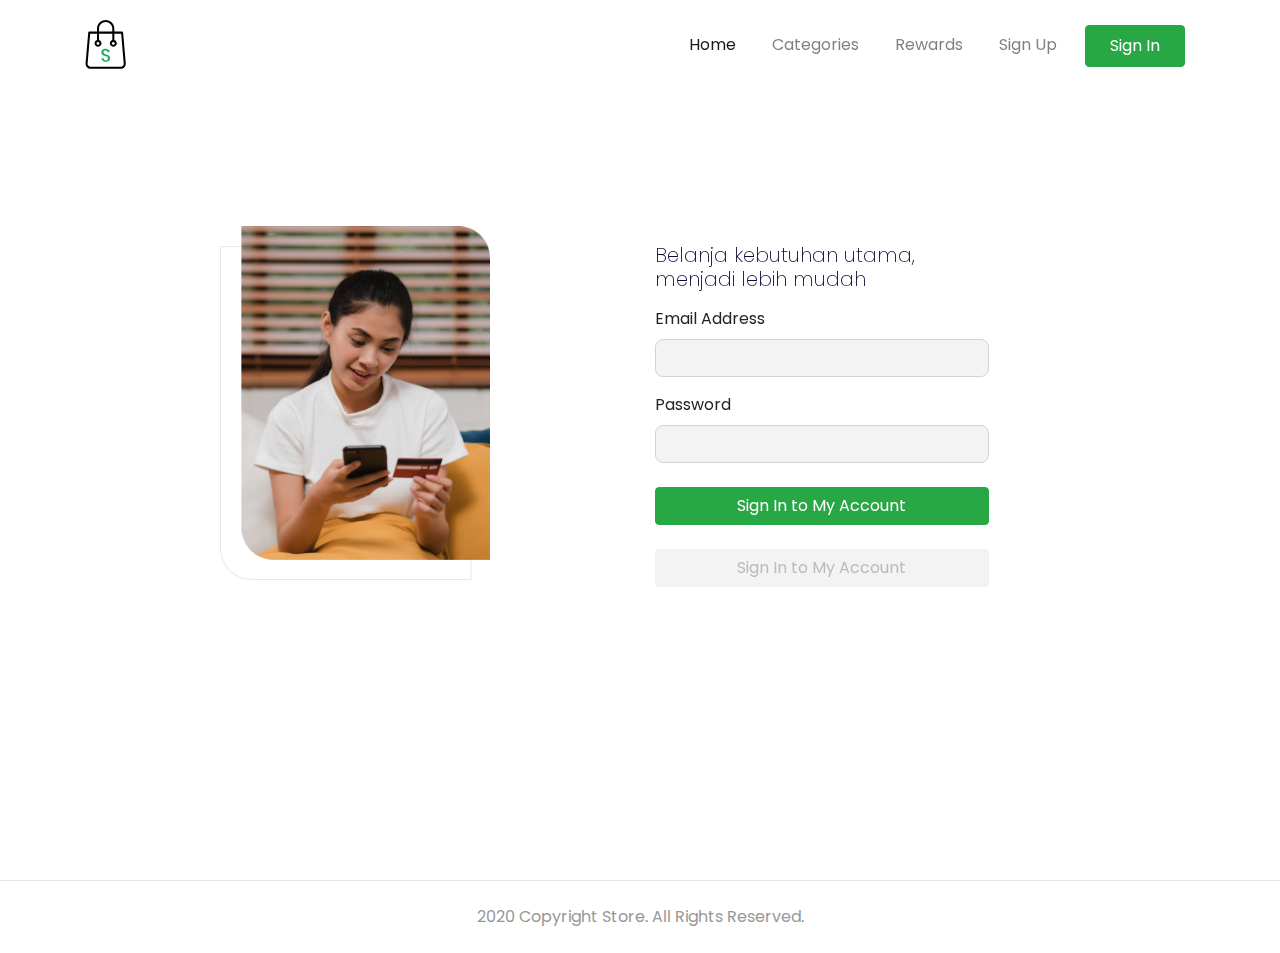
<file: login.html>
<!DOCTYPE html>
<html lang="en">
  <head>
    <meta charset="utf-8" />
    <meta
      name="viewport"
      content="width=device-width, initial-scale=1, shrink-to-fit=no"
    />
    <meta name="description" content="" />
    <meta name="author" content="" />
    <title>Store - Your Best Marketplace</title>
    <link
      rel="stylesheet"
      href="https://maxcdn.bootstrapcdn.com/bootstrap/4.0.0/css/bootstrap.min.css"
      integrity="sha384-Gn5384xqQ1aoWXA+058RXPxPg6fy4IWvTNh0E263XmFcJlSAwiGgFAW/dAiS6JXm"
      crossorigin="anonymous"
    />
    <link href="https://unpkg.com/aos@2.3.1/dist/aos.css" rel="stylesheet" />
    <link href="style/main.css" rel="stylesheet" />
  </head>

  <body>
    <nav
      class="
        navbar navbar-expand-lg navbar-light navbar-store
        fixed-top
        navbar-fixed-top
      "
      data-aos="fade-down"
    >
      <div class="container">
        <a href="" class="navbar-brand">
          <img src="/images/logo.svg" alt="logo" />
        </a>
        <button
          class="navbar-toggler"
          type="button"
          data-toggle="collapse"
          data-target="#navbarResponsive"
        >
          <span class="navbar-toggler-icon"></span>
        </button>
        <div class="collapse navbar-collapse" id="navbarResponsive">
          <ul class="navbar-nav ml-auto">
            <li class="nav-item active">
              <a href="/index.html" class="nav-link">Home</a>
            </li>
            <li class="nav-item">
              <a href="/categories.html" class="nav-link">Categories</a>
            </li>
            <li class="nav-item">
              <a href="#" class="nav-link">Rewards</a>
            </li>
            <li class="nav-item">
              <a href="/register.html" class="nav-link">Sign Up</a>
            </li>
            <li class="nav-item">
              <a
                href="/register.html"
                class="btn btn-success nav-link px-4 text-white"
                >Sign In</a
              >
            </li>
          </ul>
        </div>
      </div>
    </nav>

    <div class="page-content page-auth">
      <div class="section-store-auth" data-aos="fade-up">
        <div class="container">
          <div class="row align-items-center row-login">
            <div class="col-lg-6 text-center">
              <img
                src="/images/login-placeholder.png"
                alt=""
                class="w-50 mb-4 mb-lg-none"
              />
            </div>
            <div class="col-lg-5">
              <h2>Belanja kebutuhan utama,<br />menjadi lebih mudah</h2>
              <form action="" class="mt-3">
                <div class="form-group">
                  <label>Email Address</label>
                  <input type="email" class="form-control w-75">
                </div>
                <div class="form-group">
                  <label>Password</label>
                  <input type="password" class="form-control w-75">
                </div>
                <a href="/dashboard.html" class="btn btn-success btn-block w-75 mt-4">Sign In to My Account</a>
                <a href="/register.html" class="btn btn-signup btn-block w-75 mt-4">Sign In to My Account</a>
              </form>
            </div>
          </div>
        </div>
      </div>
    </div>

    <footer>
      <div class="container">
        <div class="row">
          <div class="col-12 text-center">
            <p class="pt-4 pb-2">2020 Copyright Store. All Rights Reserved.</p>
          </div>
        </div>
      </div>
    </footer>

    <!-- Bootstrap core JavaScript -->
    <script
      src="https://code.jquery.com/jquery-3.2.1.slim.min.js"
      integrity="sha384-KJ3o2DKtIkvYIK3UENzmM7KCkRr/rE9/Qpg6aAZGJwFDMVNA/GpGFF93hXpG5KkN"
      crossorigin="anonymous"
    ></script>
    <script
      src="https://cdnjs.cloudflare.com/ajax/libs/popper.js/1.12.9/umd/popper.min.js"
      integrity="sha384-ApNbgh9B+Y1QKtv3Rn7W3mgPxhU9K/ScQsAP7hUibX39j7fakFPskvXusvfa0b4Q"
      crossorigin="anonymous"
    ></script>
    <script
      src="https://maxcdn.bootstrapcdn.com/bootstrap/4.0.0/js/bootstrap.min.js"
      integrity="sha384-JZR6Spejh4U02d8jOt6vLEHfe/JQGiRRSQQxSfFWpi1MquVdAyjUar5+76PVCmYl"
      crossorigin="anonymous"
    ></script>
    <script src="https://unpkg.com/aos@2.3.1/dist/aos.js"></script>
    <script>
      AOS.init();
    </script>
    <script src="/script/navbar-scroll.js"></script>
  </body>
</html>
</file>
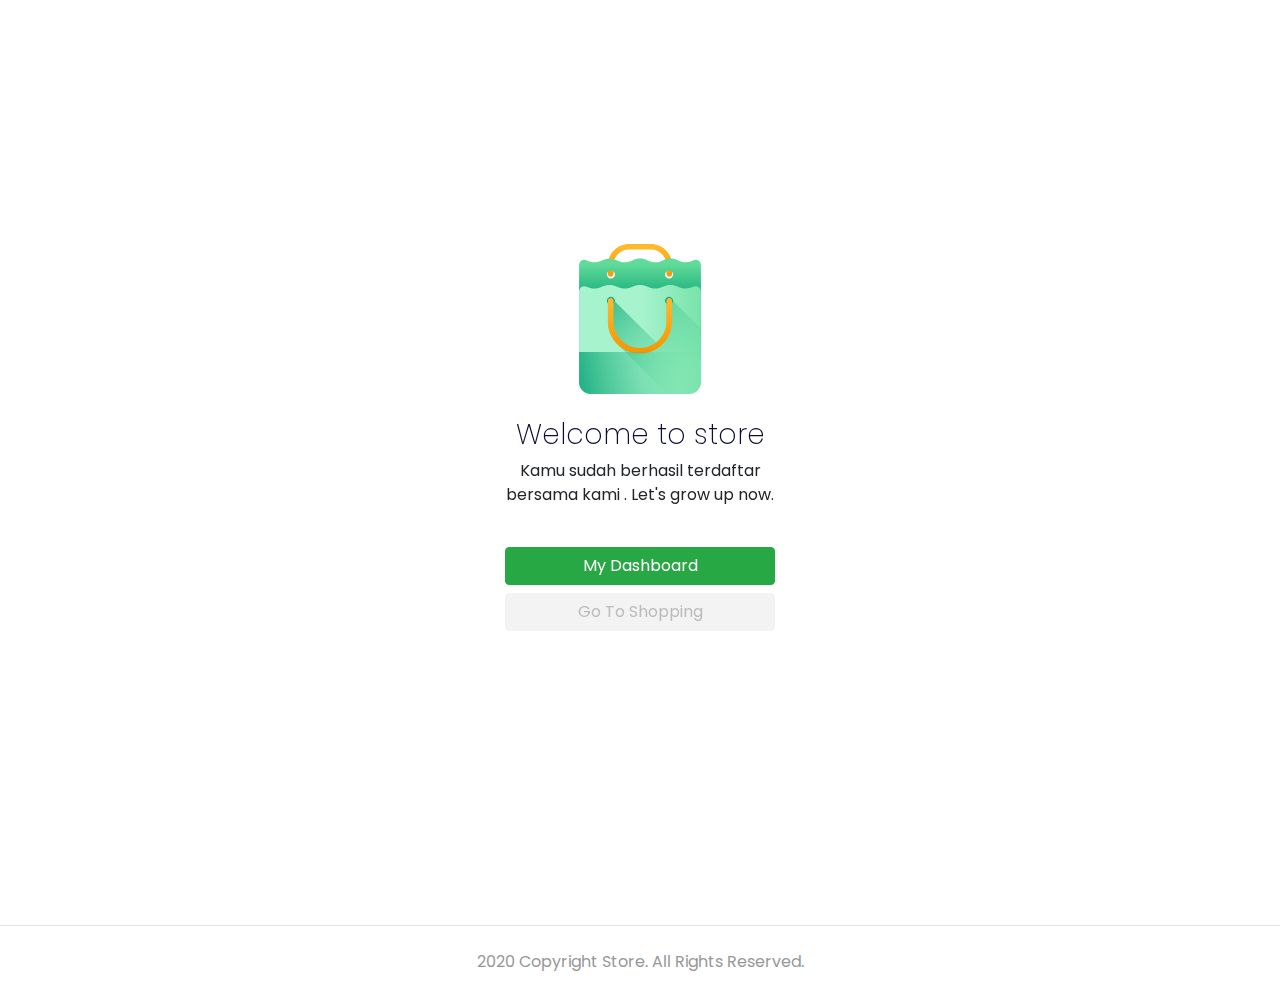
<file: register-success.html>
<!DOCTYPE html>
<html lang="en">
  <head>
    <meta charset="utf-8" />
    <meta
      name="viewport"
      content="width=device-width, initial-scale=1, shrink-to-fit=no"
    />
    <meta name="description" content="" />
    <meta name="author" content="" />
    <title>Store - Your Best Marketplace</title>
    <link
      rel="stylesheet"
      href="https://maxcdn.bootstrapcdn.com/bootstrap/4.0.0/css/bootstrap.min.css"
      integrity="sha384-Gn5384xqQ1aoWXA+058RXPxPg6fy4IWvTNh0E263XmFcJlSAwiGgFAW/dAiS6JXm"
      crossorigin="anonymous"
    />
    <link href="https://unpkg.com/aos@2.3.1/dist/aos.css" rel="stylesheet" />
    <link href="style/main.css" rel="stylesheet" />
  </head>

  <body>
    <div class="page-content page-success">
      <div class="section-success" data-aos="zoom-in">
        <div class="container">
          <div class="row align-items-center row-login justify-content-center">
            <div class="col-lg-6 text-center">
              <img src="/images/success.svg" alt="" class="mb-4" />
              <h2>Welcome to store</h2>
              <p>
                Kamu sudah berhasil terdaftar<br/>bersama kami . Let's grow up now.
              </p>
              <div>
                <a href="/dashboard.html" class="btn btn-success w-50 mt-4">My Dashboard</a>
                <a href="/index.html" class="btn btn-signup w-50 mt-2">Go To Shopping</a>
              </div>
            </div>
          </div>
        </div>
      </div>
    </div>

    <footer>
      <div class="container">
        <div class="row">
          <div class="col-12 text-center">
            <p class="pt-4 pb-2">2020 Copyright Store. All Rights Reserved.</p>
          </div>
        </div>
      </div>
    </footer>

    <!-- Bootstrap core JavaScript -->
    <script
      src="https://code.jquery.com/jquery-3.2.1.slim.min.js"
      integrity="sha384-KJ3o2DKtIkvYIK3UENzmM7KCkRr/rE9/Qpg6aAZGJwFDMVNA/GpGFF93hXpG5KkN"
      crossorigin="anonymous"
    ></script>
    <script
      src="https://cdnjs.cloudflare.com/ajax/libs/popper.js/1.12.9/umd/popper.min.js"
      integrity="sha384-ApNbgh9B+Y1QKtv3Rn7W3mgPxhU9K/ScQsAP7hUibX39j7fakFPskvXusvfa0b4Q"
      crossorigin="anonymous"
    ></script>
    <script
      src="https://maxcdn.bootstrapcdn.com/bootstrap/4.0.0/js/bootstrap.min.js"
      integrity="sha384-JZR6Spejh4U02d8jOt6vLEHfe/JQGiRRSQQxSfFWpi1MquVdAyjUar5+76PVCmYl"
      crossorigin="anonymous"
    ></script>
    <script src="https://unpkg.com/aos@2.3.1/dist/aos.js"></script>
    <script>
      AOS.init();
    </script>
    <script src="/script/navbar-scroll.js"></script>
  </body>
</html>
</file>
